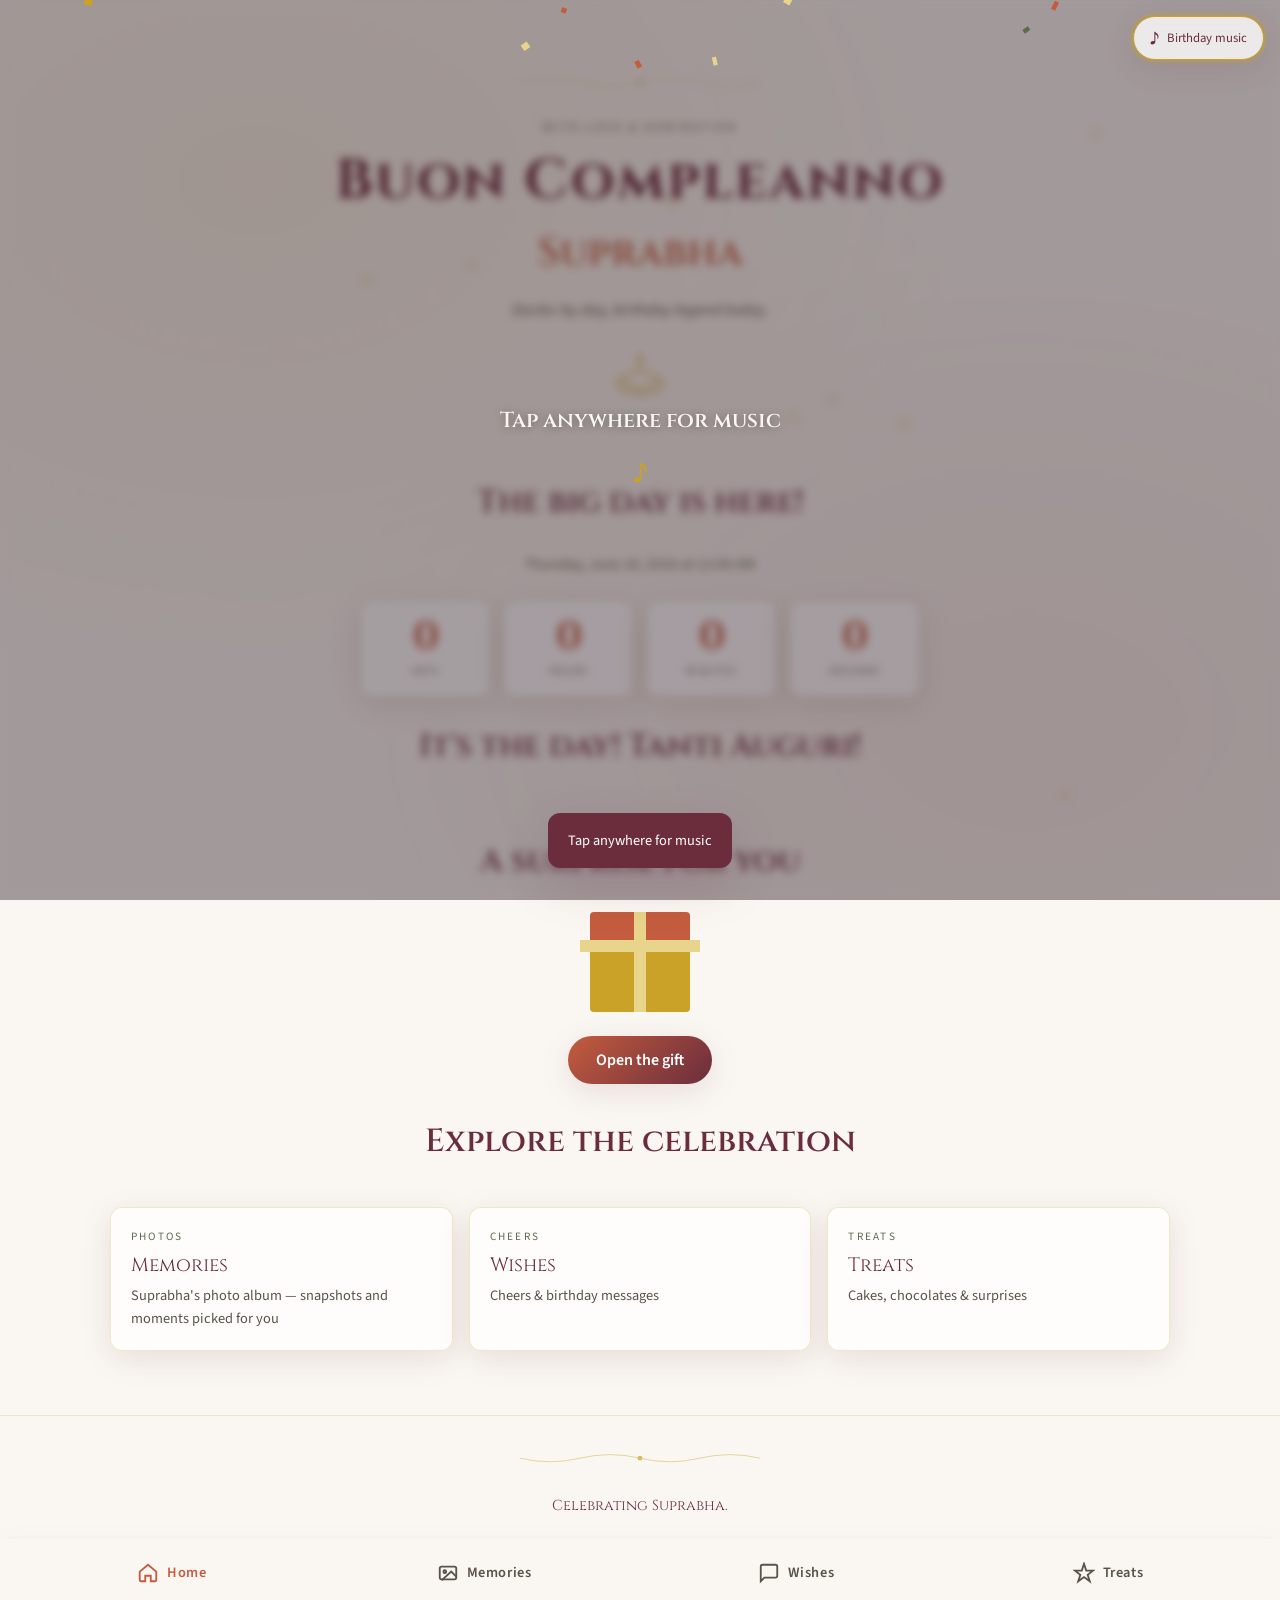
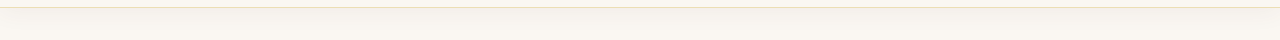
<file: index.html>
<!DOCTYPE html>
<html lang="en">
<head>
  <meta charset="UTF-8">
  <meta name="viewport" content="width=device-width, initial-scale=1.0, viewport-fit=cover">
  <meta name="description" content="Buon Compleanno — an Italian-style birthday celebration for our brilliant doctor">
  <title>Buon Compleanno — Home</title>
  <link rel="icon" href="assets/favicon.svg" type="image/svg+xml">
  <link rel="preconnect" href="https://fonts.googleapis.com">
  <link rel="preconnect" href="https://fonts.gstatic.com" crossorigin>
  <link href="https://fonts.googleapis.com/css2?family=Cinzel:wght@400;600;700&family=Source+Sans+3:ital,wght@0,300;0,400;0,600;1,400&display=swap" rel="stylesheet">
  <link rel="stylesheet" href="css/styles.css">
  <link rel="stylesheet" href="css/animations.css">
</head>
<body data-page="home">
  <div class="texture" aria-hidden="true"></div>
  <div class="festive-field" id="festive-field" aria-hidden="true"></div>
  <canvas id="confetti-canvas" aria-hidden="true"></canvas>

  <header class="hero" id="hero">
    <div class="laurel-divider laurel-divider--top hero-laurel" aria-hidden="true">
      <svg viewBox="0 0 400 24" xmlns="http://www.w3.org/2000/svg">
        <path d="M0 12 Q50 0 100 12 T200 12 T300 12 T400 12" fill="none" stroke="currentColor" stroke-width="1"/>
        <circle cx="200" cy="12" r="4" fill="currentColor"/>
      </svg>
    </div>

    <p class="hero__eyebrow hero-enter" id="hero-eyebrow" style="--enter-i: 0">With love & admiration</p>
    <h1 class="hero__title hero-enter" style="--enter-i: 1">Buon Compleanno</h1>
    <p class="hero__name hero-enter" id="recipient-name" style="--enter-i: 2">Nome</p>
    <p class="hero__subtitle hero-enter" id="hero-subtitle" style="--enter-i: 3">Doctor by day, birthday legend today.</p>

    <div class="hero__icon hero-enter" style="--enter-i: 4" aria-hidden="true">
      <svg viewBox="0 0 64 64" xmlns="http://www.w3.org/2000/svg" class="cap-icon">
        <path d="M8 36 L32 24 L56 36 L32 48 Z" fill="none" stroke="currentColor" stroke-width="2" stroke-linejoin="round"/>
        <path d="M56 36 L56 44 C56 48 44 52 32 52 C20 52 8 48 8 44 L8 36" fill="none" stroke="currentColor" stroke-width="2"/>
        <line x1="32" y1="24" x2="32" y2="12" stroke="currentColor" stroke-width="2"/>
        <circle cx="32" cy="10" r="3" fill="currentColor"/>
      </svg>
    </div>
  </header>

  <main>
    <section class="countdown-section reveal" aria-labelledby="countdown-heading">
      <h2 id="countdown-heading" class="section-title">The big day is coming</h2>
      <p class="countdown__date" id="countdown-date"></p>

      <div class="countdown countdown--enter" id="countdown" aria-live="polite" aria-atomic="true">
        <div class="countdown__unit countdown__unit--enter" style="--enter-i: 0">
          <span class="countdown__value" id="days">--</span>
          <span class="countdown__label">Days</span>
        </div>
        <div class="countdown__unit countdown__unit--enter" style="--enter-i: 1">
          <span class="countdown__value" id="hours">--</span>
          <span class="countdown__label">Hours</span>
        </div>
        <div class="countdown__unit countdown__unit--enter" style="--enter-i: 2">
          <span class="countdown__value" id="minutes">--</span>
          <span class="countdown__label">Minutes</span>
        </div>
        <div class="countdown__unit countdown__unit--enter" style="--enter-i: 3">
          <span class="countdown__value" id="seconds">--</span>
          <span class="countdown__label">Seconds</span>
        </div>
      </div>

      <p class="countdown__message" id="countdown-message" hidden></p>
    </section>

    <section class="gift-section reveal" aria-labelledby="gift-heading">
      <h2 id="gift-heading" class="section-title">A surprise for you</h2>
      <div class="gift-box" id="gift-box">
        <div class="gift-box__lid" aria-hidden="true"></div>
        <div class="gift-box__ribbon-v" aria-hidden="true"></div>
        <div class="gift-box__ribbon-h" aria-hidden="true"></div>
        <div class="gift-box__body" aria-hidden="true"></div>
        <span class="gift-box__sparkle" aria-hidden="true">✨</span>
      </div>
      <button type="button" class="btn" id="gift-btn">Open the gift</button>
      <p class="gift-message" id="gift-message" hidden></p>
    </section>

    <section class="quick-nav-section" aria-labelledby="explore-heading">
      <h2 id="explore-heading" class="section-title reveal">Explore the celebration</h2>
      <div class="quick-nav" id="quick-nav"></div>
    </section>
  </main>

  <div id="site-footer"></div>

  <script src="js/config.js"></script>
  <script src="js/animations.js"></script>
  <script src="js/audio.js"></script>
  <script src="js/gate.js"></script>
  <script src="js/shared.js"></script>
  <script src="js/gift-reveal.js"></script>
  <script src="js/main.js"></script>
</body>
</html>
</file>
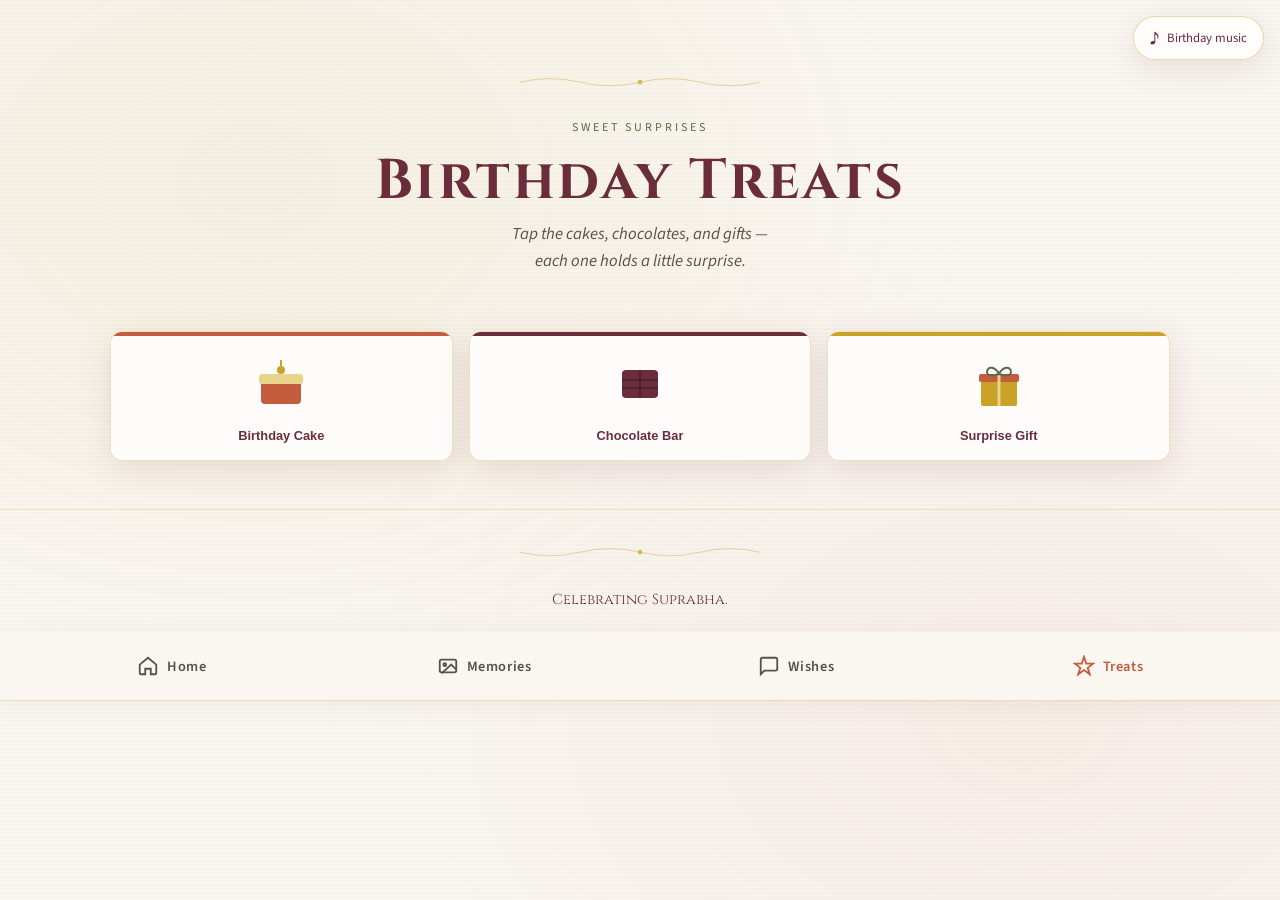
<file: fun.html>
<!DOCTYPE html>
<html lang="en">
<head>
  <meta charset="UTF-8">
  <meta name="viewport" content="width=device-width, initial-scale=1.0, viewport-fit=cover">
  <meta name="description" content="Treats — tap cakes, chocolates, and gifts for birthday surprises">
  <title>Birthday Treats</title>
  <link rel="icon" href="assets/favicon.svg" type="image/svg+xml">
  <link rel="preconnect" href="https://fonts.googleapis.com">
  <link rel="preconnect" href="https://fonts.gstatic.com" crossorigin>
  <link href="https://fonts.googleapis.com/css2?family=Cinzel:wght@400;600;700&family=Source+Sans+3:ital,wght@0,300;0,400;0,600;1,400&display=swap" rel="stylesheet">
  <link rel="stylesheet" href="css/styles.css">
  <link rel="stylesheet" href="css/animations.css">
</head>
<body data-page="fun">
  <div class="texture" aria-hidden="true"></div>
  <div class="balloon-field" id="balloon-field" aria-hidden="true"></div>
  <canvas id="confetti-canvas" aria-hidden="true"></canvas>

  <header class="page-hero">
    <div class="laurel-divider" aria-hidden="true">
      <svg viewBox="0 0 400 24" xmlns="http://www.w3.org/2000/svg">
        <path d="M0 12 Q50 0 100 12 T200 12 T300 12 T400 12" fill="none" stroke="currentColor" stroke-width="1"/>
        <circle cx="200" cy="12" r="4" fill="currentColor"/>
      </svg>
    </div>
    <p class="page-hero__eyebrow">Sweet surprises</p>
    <h1 class="page-hero__title">Birthday Treats</h1>
    <p class="page-hero__subtitle">Tap the cakes, chocolates, and gifts — each one holds a little surprise.</p>
  </header>

  <main>
    <section aria-labelledby="treats-heading">
      <h2 id="treats-heading" class="visually-hidden">Interactive treats</h2>
      <div class="treats-grid" id="treats-grid"></div>
    </section>
  </main>

  <div id="site-footer"></div>

  <script src="js/config.js"></script>
  <script src="js/animations.js"></script>
  <script src="js/audio.js"></script>
  <script src="js/gate.js"></script>
  <script src="js/shared.js"></script>
  <script src="js/treat-reveal.js"></script>
  <script src="js/photo-puzzle.js"></script>
  <script src="js/fun.js"></script>
</body>
</html>
</file>
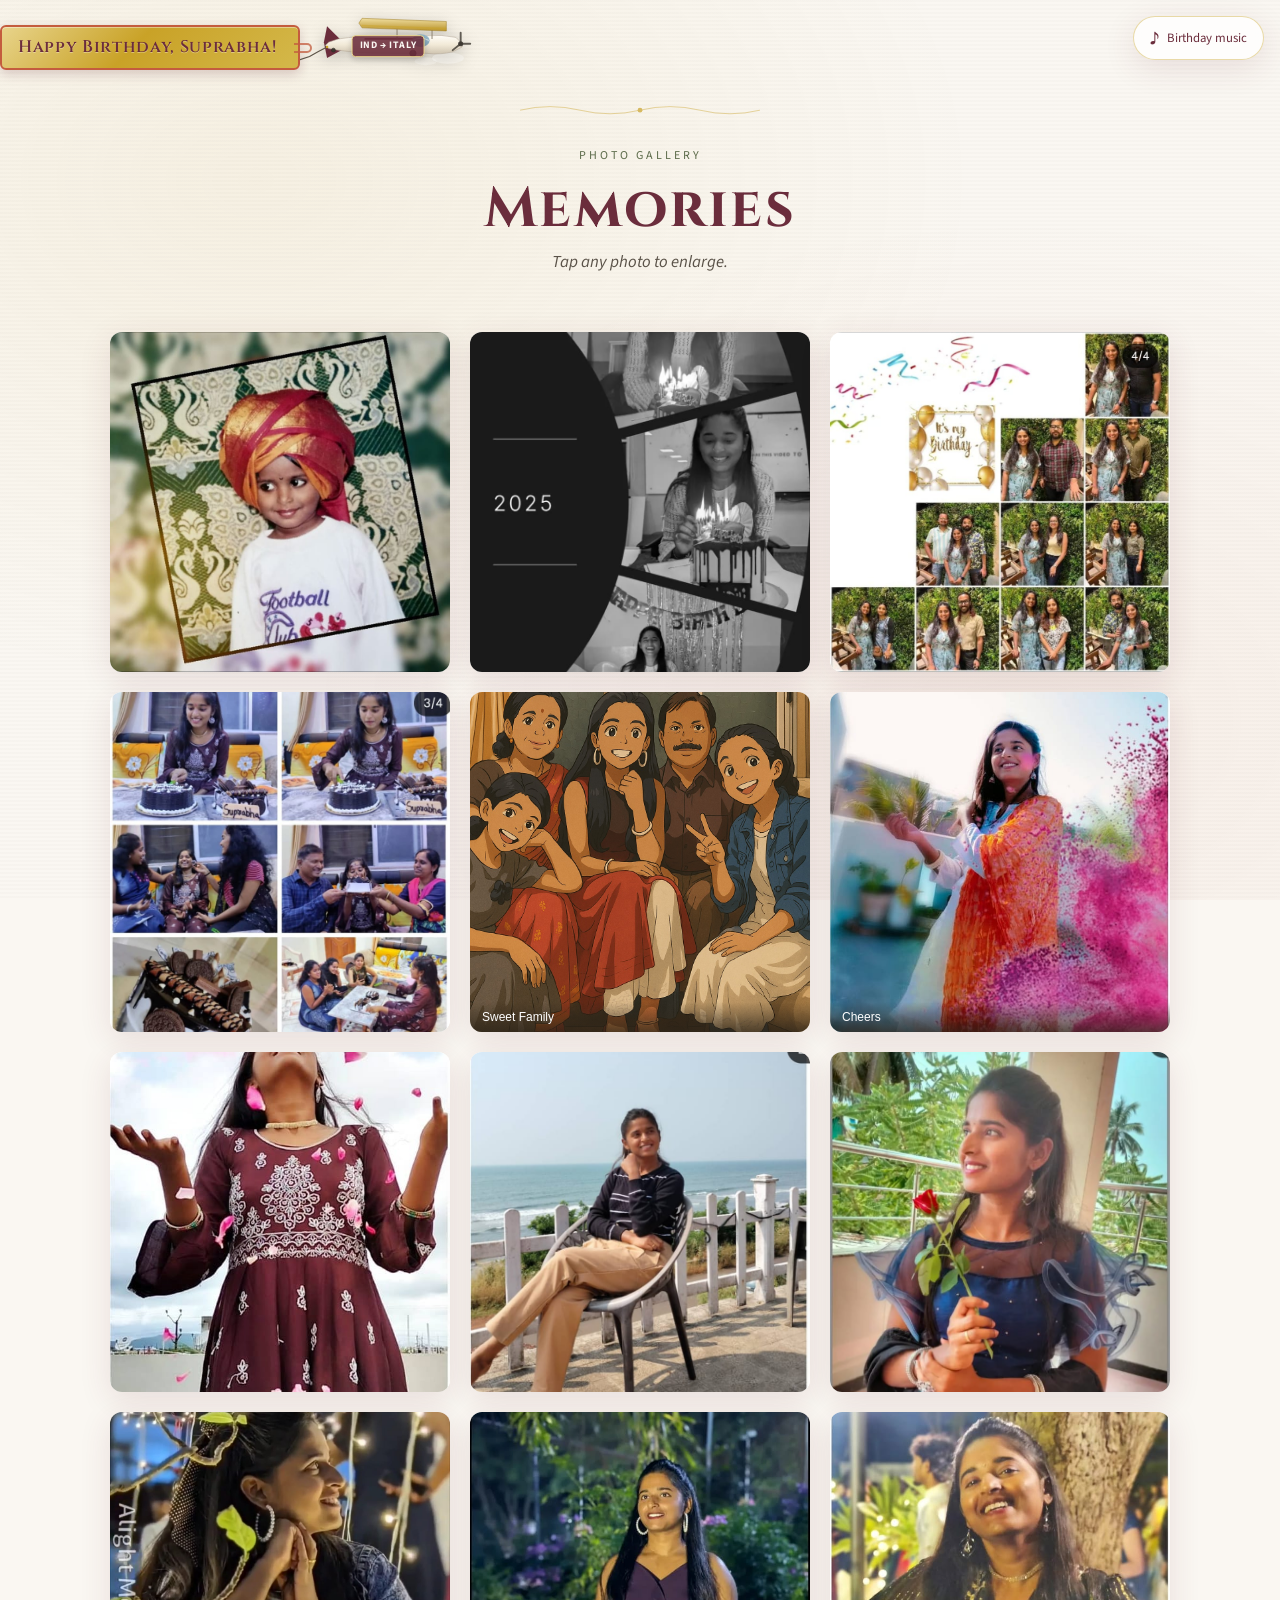
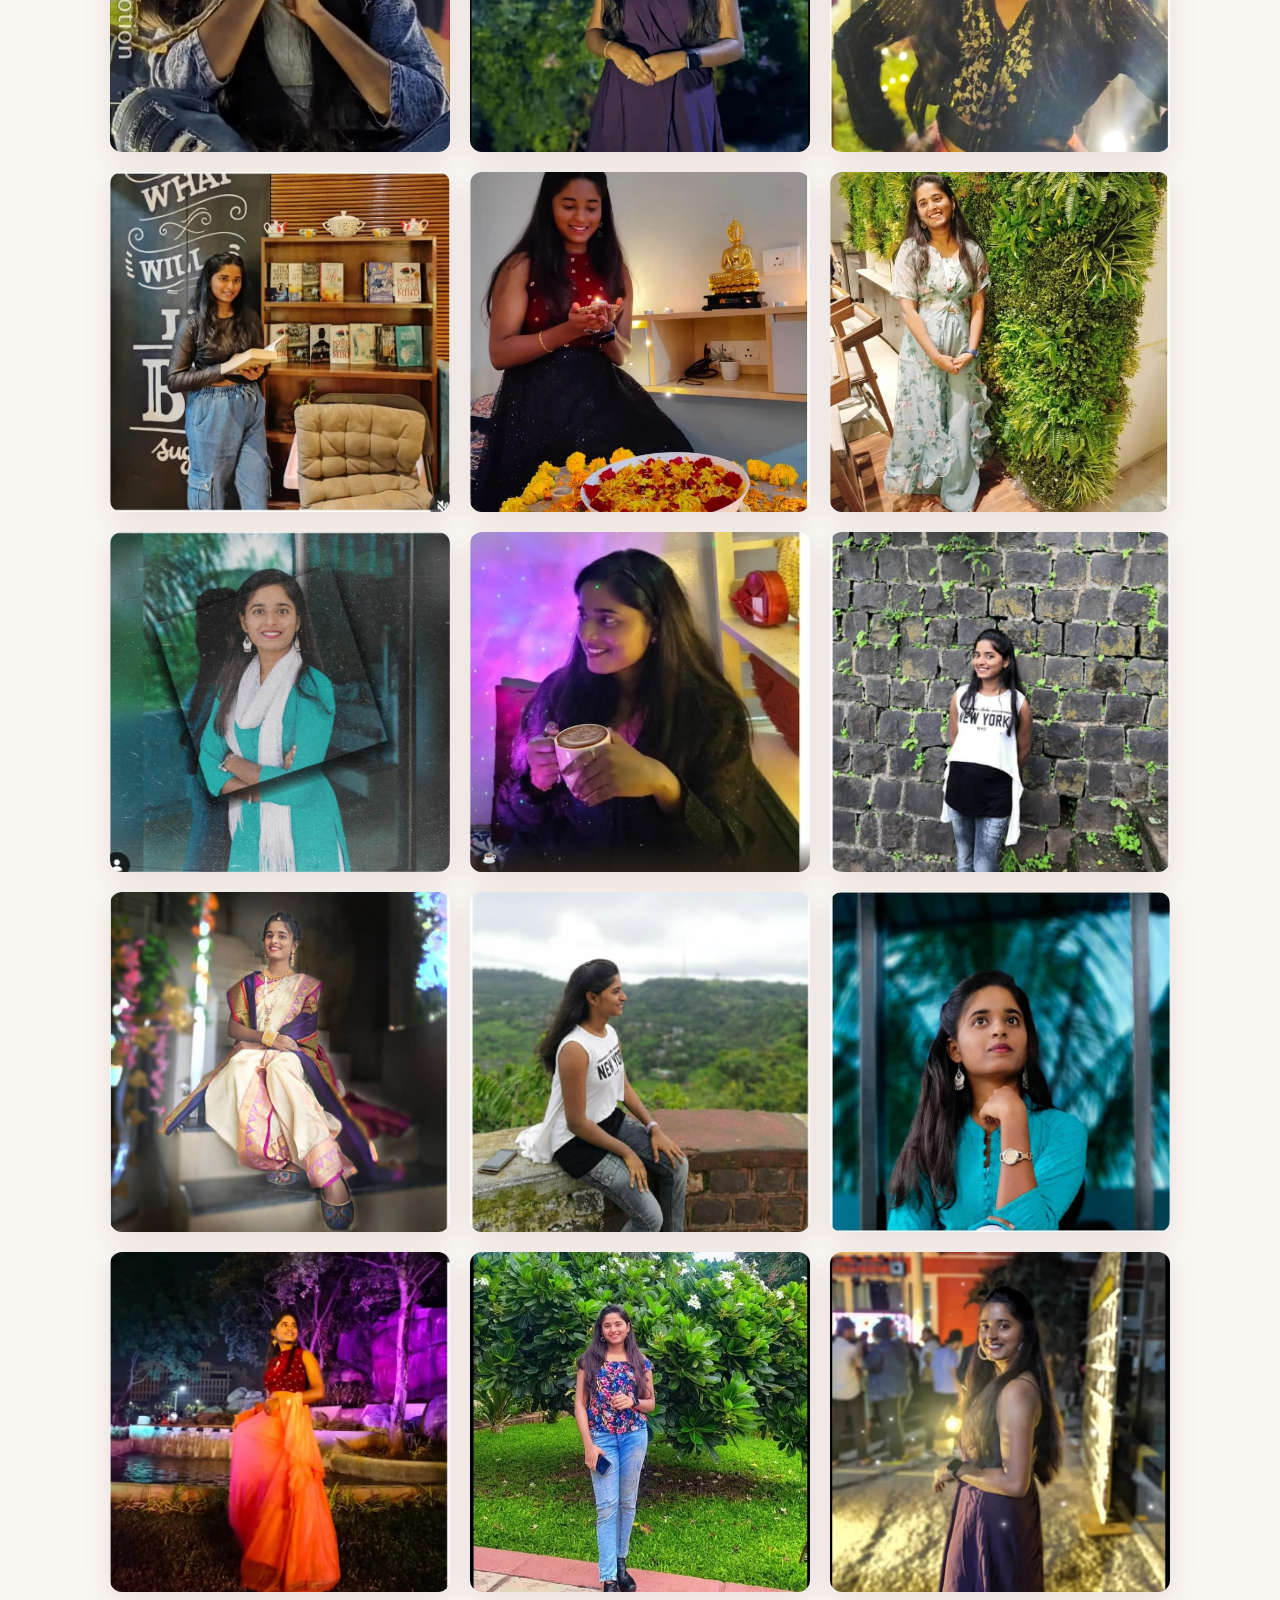
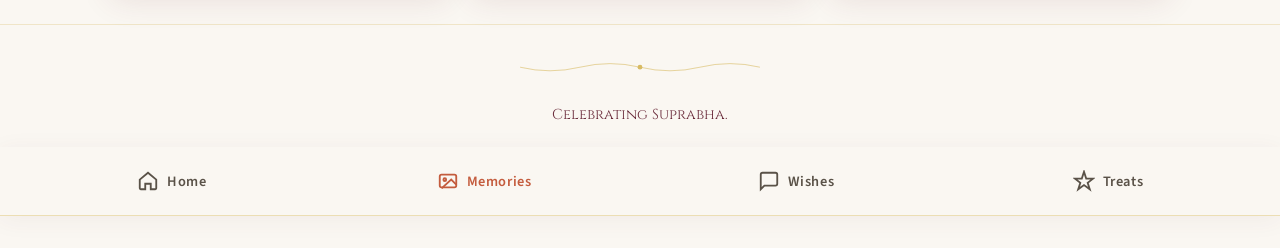
<file: gallery.html>
<!DOCTYPE html>
<html lang="en">
<head>
  <meta charset="UTF-8">
  <meta name="viewport" content="width=device-width, initial-scale=1.0, viewport-fit=cover">
  <meta name="description" content="Memories — photo gallery for our birthday celebration">
  <title>Memories — Gallery</title>
  <link rel="icon" href="assets/favicon.svg" type="image/svg+xml">
  <link rel="preconnect" href="https://fonts.googleapis.com">
  <link rel="preconnect" href="https://fonts.gstatic.com" crossorigin>
  <link href="https://fonts.googleapis.com/css2?family=Cinzel:wght@400;600;700&family=Source+Sans+3:ital,wght@0,300;0,400;0,600;1,400&display=swap" rel="stylesheet">
  <link rel="stylesheet" href="css/styles.css">
  <link rel="stylesheet" href="css/animations.css">
</head>
<body data-page="gallery">
  <div class="texture" aria-hidden="true"></div>

  <header class="page-hero" id="gallery-hero">
    <div class="laurel-divider" aria-hidden="true">
      <svg viewBox="0 0 400 24" xmlns="http://www.w3.org/2000/svg">
        <path d="M0 12 Q50 0 100 12 T200 12 T300 12 T400 12" fill="none" stroke="currentColor" stroke-width="1"/>
        <circle cx="200" cy="12" r="4" fill="currentColor"/>
      </svg>
    </div>
    <p class="page-hero__eyebrow">Photo gallery</p>
    <h1 class="page-hero__title">Memories</h1>
    <p class="page-hero__subtitle">Tap any photo to enlarge.</p>
  </header>

  <main>
    <section aria-labelledby="gallery-heading">
      <h2 id="gallery-heading" class="visually-hidden">Photo gallery</h2>
      <p class="gallery-empty reveal" id="gallery-empty" hidden>Photos coming soon.</p>
      <div class="gallery-grid" id="gallery-grid"></div>
    </section>
  </main>

  <div id="site-footer"></div>

  <script src="js/config.js"></script>
  <script src="js/animations.js"></script>
  <script src="js/audio.js"></script>
  <script src="js/gate.js"></script>
  <script src="js/shared.js"></script>
  <script src="js/airplane-banner.js"></script>
  <script src="js/gallery.js"></script>
</body>
</html>
</file>
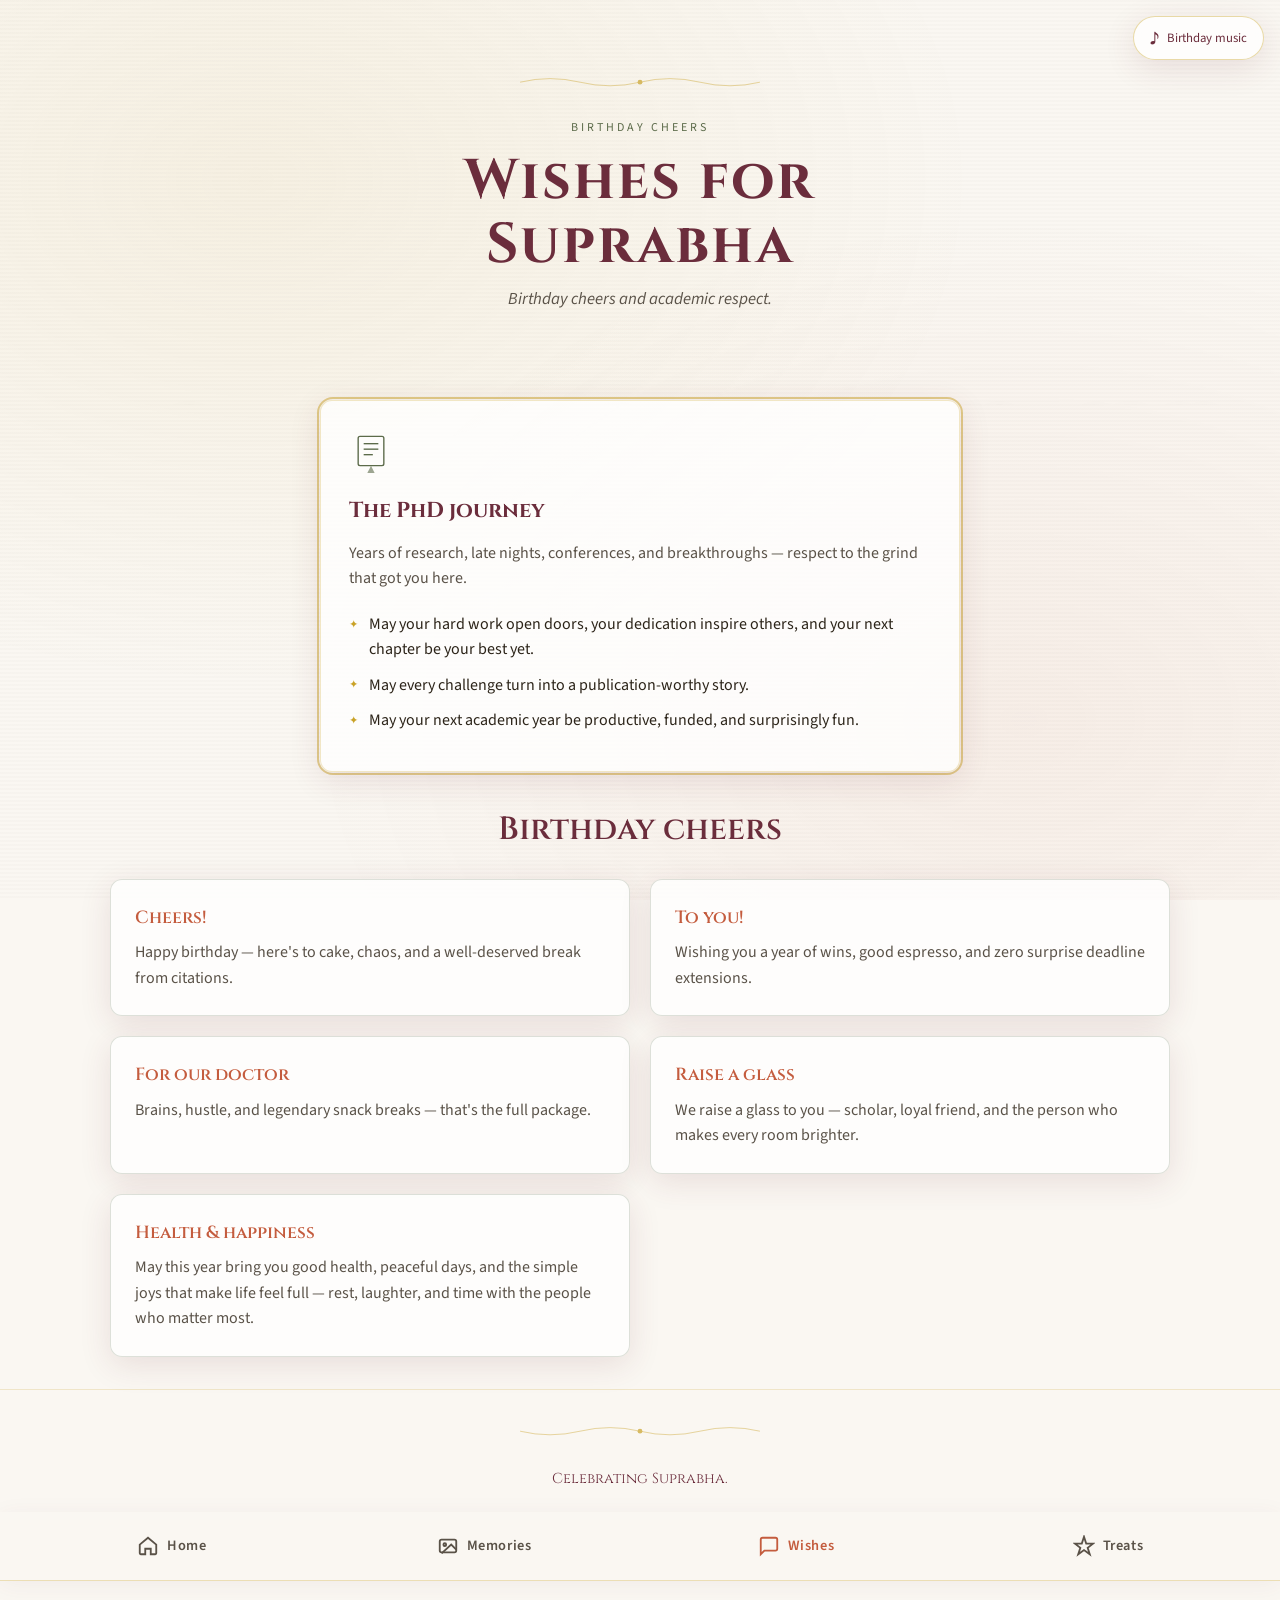
<file: wishes.html>
<!DOCTYPE html>
<html lang="en">
<head>
  <meta charset="UTF-8">
  <meta name="viewport" content="width=device-width, initial-scale=1.0, viewport-fit=cover">
  <meta name="description" content="Birthday wishes — cheers and academic respect">
  <title>Birthday Wishes</title>
  <link rel="icon" href="assets/favicon.svg" type="image/svg+xml">
  <link rel="preconnect" href="https://fonts.googleapis.com">
  <link rel="preconnect" href="https://fonts.gstatic.com" crossorigin>
  <link href="https://fonts.googleapis.com/css2?family=Cinzel:wght@400;600;700&family=Source+Sans+3:ital,wght@0,300;0,400;0,600;1,400&display=swap" rel="stylesheet">
  <link rel="stylesheet" href="css/styles.css">
  <link rel="stylesheet" href="css/animations.css">
</head>
<body data-page="wishes">
  <div class="texture" aria-hidden="true"></div>
  <div class="wish-balloon-field" id="wish-balloon-field" aria-hidden="true"></div>
  <canvas id="confetti-canvas" aria-hidden="true"></canvas>

  <header class="page-hero page-hero--wishes">
    <div class="laurel-divider" aria-hidden="true">
      <svg viewBox="0 0 400 24" xmlns="http://www.w3.org/2000/svg">
        <path d="M0 12 Q50 0 100 12 T200 12 T300 12 T400 12" fill="none" stroke="currentColor" stroke-width="1"/>
        <circle cx="200" cy="12" r="4" fill="currentColor"/>
      </svg>
    </div>
    <p class="page-hero__eyebrow">Birthday cheers</p>
    <h1 class="page-hero__title">Wishes for <span data-recipient>Nome</span></h1>
    <p class="page-hero__subtitle">Birthday cheers and academic respect.</p>
  </header>

  <main>
    <section class="phd-section reveal" aria-labelledby="phd-heading">
      <div class="phd-card">
        <div class="phd-card__border" aria-hidden="true"></div>
        <div class="phd-card__content">
          <div class="phd-card__icon" aria-hidden="true">
            <svg viewBox="0 0 48 48" xmlns="http://www.w3.org/2000/svg">
              <rect x="10" y="8" width="28" height="32" rx="2" fill="none" stroke="currentColor" stroke-width="1.5"/>
              <line x1="16" y1="16" x2="32" y2="16" stroke="currentColor" stroke-width="1.5"/>
              <line x1="16" y1="22" x2="32" y2="22" stroke="currentColor" stroke-width="1.5"/>
              <line x1="16" y1="28" x2="26" y2="28" stroke="currentColor" stroke-width="1.5"/>
              <path d="M24 40 L20 48 L28 48 Z" fill="currentColor" opacity="0.6"/>
            </svg>
          </div>
          <h2 id="phd-heading" class="phd-card__title">The PhD journey</h2>
          <p class="phd-card__text" id="phd-tribute"></p>
          <ul class="phd-card__wishes" id="phd-wishes"></ul>
        </div>
      </div>
    </section>

    <section class="wishes-section" aria-labelledby="wishes-heading">
      <h2 id="wishes-heading" class="section-title reveal">Birthday cheers</h2>
      <div class="wishes-grid" id="wishes-grid"></div>
    </section>
  </main>

  <div id="site-footer"></div>

  <script src="js/config.js"></script>
  <script src="js/animations.js"></script>
  <script src="js/audio.js"></script>
  <script src="js/gate.js"></script>
  <script src="js/shared.js"></script>
  <script src="js/wishes.js"></script>
</body>
</html>
</file>
<file: css/styles.css>
:root {
  --cream: #faf7f2;
  --terracotta: #c45c3e;
  --olive: #5c6b4a;
  --wine: #6b2d3c;
  --gold: #c9a227;
  --gold-light: #e8d48b;
  --text: #2c2419;
  --text-muted: #5a5248;
  --card-bg: rgba(255, 255, 255, 0.78);
  --shadow: 0 8px 32px rgba(107, 45, 60, 0.12);
  --shadow-hover: 0 16px 48px rgba(107, 45, 60, 0.18);
  --font-display: "Cinzel", "Times New Roman", serif;
  --font-body: "Source Sans 3", system-ui, sans-serif;
  --radius: 12px;
  --transition: 0.35s cubic-bezier(0.4, 0, 0.2, 1);
  --nav-height: 64px;
  --safe-bottom: env(safe-area-inset-bottom, 0px);
}

*,
*::before,
*::after {
  box-sizing: border-box;
  margin: 0;
  padding: 0;
}

[hidden] {
  display: none !important;
}

html {
  scroll-behavior: smooth;
}

@media (prefers-reduced-motion: reduce) {
  html { scroll-behavior: auto; }
}

body {
  font-family: var(--font-body);
  font-size: 1rem;
  line-height: 1.6;
  color: var(--text);
  background: var(--cream);
  min-height: 100vh;
  overflow-x: hidden;
  padding-bottom: calc(var(--nav-height) + var(--safe-bottom) + 1rem);
}

body.page-enter {
  animation: pageFadeIn 0.6s ease;
}

body.lightbox-open {
  overflow: hidden;
}

body.gift-reveal-open {
  overflow: hidden;
}

.texture {
  position: fixed;
  inset: 0;
  pointer-events: none;
  z-index: 0;
  background:
    radial-gradient(ellipse at 20% 20%, rgba(201, 162, 39, 0.08) 0%, transparent 50%),
    radial-gradient(ellipse at 80% 80%, rgba(196, 92, 62, 0.06) 0%, transparent 50%),
    repeating-linear-gradient(0deg, transparent, transparent 2px, rgba(44, 36, 25, 0.015) 2px, rgba(44, 36, 25, 0.015) 4px);
}

#confetti-canvas {
  position: fixed;
  inset: 0;
  width: 100%;
  height: 100%;
  pointer-events: none;
  z-index: 1000;
}

.balloon-field,
.wish-balloon-field {
  position: fixed;
  inset: 0;
  z-index: 0;
  overflow: hidden;
}

.balloon-field {
  pointer-events: none;
}

.wish-balloon-field {
  pointer-events: none;
  height: 45vh;
  bottom: auto;
}

.wish-balloon-field .wish-balloon {
  pointer-events: auto;
}

/* Navigation — mobile bottom bar */
.site-nav {
  position: fixed;
  bottom: 0;
  left: 0;
  right: 0;
  z-index: 900;
  display: flex;
  justify-content: space-around;
  align-items: stretch;
  height: calc(var(--nav-height) + var(--safe-bottom));
  padding-bottom: var(--safe-bottom);
  background: rgba(250, 247, 242, 0.95);
  border-top: 1px solid rgba(201, 162, 39, 0.3);
  backdrop-filter: blur(12px);
  box-shadow: 0 -4px 24px rgba(107, 45, 60, 0.08);
}

.site-nav__link {
  display: flex;
  flex-direction: column;
  align-items: center;
  justify-content: center;
  gap: 0.2rem;
  flex: 1;
  min-height: 44px;
  padding: 0.5rem;
  text-decoration: none;
  color: var(--text-muted);
  font-size: 0.7rem;
  font-weight: 600;
  letter-spacing: 0.04em;
  transition: color var(--transition);
}

.site-nav__link--active {
  color: var(--terracotta);
}

.site-nav__icon {
  display: flex;
  line-height: 0;
}

/* Music toggle */
.music-toggle {
  position: fixed;
  top: 1rem;
  right: 1rem;
  z-index: 850;
  display: flex;
  align-items: center;
  gap: 0.5rem;
  min-height: 44px;
  padding: 0.5rem 1rem;
  border: 1px solid rgba(201, 162, 39, 0.4);
  border-radius: 999px;
  background: var(--card-bg);
  backdrop-filter: blur(8px);
  color: var(--wine);
  font-family: var(--font-body);
  font-size: 0.8rem;
  cursor: pointer;
  box-shadow: var(--shadow);
  transition: transform var(--transition), box-shadow var(--transition);
}

body.birthday-gate--active .music-toggle{
	z-index: 2100;
}

.music-toggle:hover {
  transform: scale(1.03);
  box-shadow: var(--shadow-hover);
}

.music-toggle:focus-visible {
  outline: 2px solid var(--gold);
  outline-offset: 2px;
}

.music-toggle--playing {
  border-color: var(--terracotta);
  color: var(--terracotta);
}

.music-toggle--playing .music-toggle__icon {
  animation: musicPulse 1s ease infinite;
}

.music-toggle--unavailable {
  opacity: 0.7;
}

.music-toggle--awaiting-gesture {
  animation: musicButtonPulse 1.2s ease-in-out infinite;
  border-color: var(--gold);
  box-shadow: 0 0 0 3px rgba(201, 162, 39, 0.35), var(--shadow);
}

.music-prompt {
  position: fixed;
  inset: 0;
  z-index: 800;
  display: flex;
  flex-direction: column;
  align-items: center;
  justify-content: center;
  gap: 0.75rem;
  padding: 2rem;
  background: rgba(43, 28, 36, 0.42);
  backdrop-filter: blur(4px);
  pointer-events: none;
  animation: musicPromptFadeIn 0.5s ease;
}

.music-prompt__text {
  margin: 0;
  max-width: 18rem;
  font-family: var(--font-display);
  font-size: clamp(1.1rem, 4vw, 1.35rem);
  font-weight: 600;
  color: var(--cream);
  text-align: center;
  text-shadow: 0 1px 8px rgba(0, 0, 0, 0.35);
}

.music-prompt__hint {
  margin: 0;
  font-size: 1.75rem;
  color: var(--gold);
  animation: musicPulse 1.2s ease infinite;
}

.music-toggle__icon {
  font-size: 1.1rem;
}

@media (max-width: 480px) {
  .music-toggle__label {
    display: none;
  }
  .music-toggle {
    padding: 0.6rem;
    border-radius: 50%;
    width: 44px;
    height: 44px;
    justify-content: center;
  }

  .photo-puzzle {
    width: min(100%, 280px);
  }
}

/* Hero */
.hero {
  position: relative;
  z-index: 1;
  text-align: center;
  padding: 4.5rem 1.25rem 2rem;
  max-width: 800px;
  margin: 0 auto;
}

.page-hero {
  position: relative;
  z-index: 1;
  text-align: center;
  padding: 4.5rem 1.25rem 2rem;
  max-width: 700px;
  margin: 0 auto;
}

.laurel-divider {
  color: var(--gold);
  opacity: 0.7;
  max-width: 240px;
  margin: 0 auto 1.25rem;
}

.laurel-divider svg { width: 100%; height: auto; }
.laurel-divider--bottom { margin: 0 auto 1.25rem; }

.hero__eyebrow,
.page-hero__eyebrow {
  font-size: 0.75rem;
  letter-spacing: 0.25em;
  text-transform: uppercase;
  color: var(--olive);
  margin-bottom: 0.75rem;
}

.hero__title,
.page-hero__title {
  font-family: var(--font-display);
  font-size: clamp(2rem, 9vw, 3.5rem);
  font-weight: 700;
  color: var(--wine);
  letter-spacing: 0.04em;
  line-height: 1.15;
  margin-bottom: 0.5rem;
}

.hero__name {
  font-family: var(--font-display);
  font-size: clamp(1.5rem, 6vw, 2.5rem);
  font-weight: 600;
  color: var(--terracotta);
  margin-bottom: 0.75rem;
}

.hero__subtitle,
.page-hero__subtitle {
  font-size: 1.05rem;
  font-style: italic;
  color: var(--text-muted);
  max-width: 34ch;
  margin: 0 auto 1.5rem;
}

.hero__icon { color: var(--gold); }
.cap-icon { width: 56px; height: 56px; opacity: 0.85; }

.hero-enter {
  opacity: 0;
  animation: heroEnter 0.65s ease-out both;
  animation-delay: calc(0.35s + var(--enter-i, 0) * 0.12s);
}

.hero-laurel {
  animation: heroLaurelFade 0.8s ease-out 0.15s both;
}

.hero__icon .cap-icon {
  animation: heroCapFloat 3s ease-in-out infinite;
  animation-delay: 1.2s;
}

.countdown--enter .countdown__unit--enter {
  animation: countdownUnitPop 0.5s ease-out both;
  animation-delay: calc(0.6s + var(--enter-i, 0) * 0.1s);
}

/* Main content */
main {
  position: relative;
  z-index: 1;
  max-width: 1100px;
  margin: 0 auto;
  padding: 0 1.25rem 2rem;
}

.section-title {
  font-family: var(--font-display);
  font-size: clamp(1.35rem, 5vw, 2rem);
  font-weight: 600;
  color: var(--wine);
  text-align: center;
  margin-bottom: 1.5rem;
}

.section-intro {
  text-align: center;
  color: var(--text-muted);
  max-width: 42ch;
  margin: -0.75rem auto 2rem;
  font-size: 0.95rem;
}

/* Countdown */
.countdown-section { text-align: center; padding: 2rem 0; }

.countdown__date {
  font-size: 0.95rem;
  color: var(--olive);
  margin-bottom: 1.5rem;
}

.countdown {
  display: grid;
  grid-template-columns: repeat(2, 1fr);
  gap: 0.75rem;
  max-width: 360px;
  margin: 0 auto;
}

.countdown__unit {
  display: flex;
  flex-direction: column;
  align-items: center;
  padding: 1rem;
  background: var(--card-bg);
  border: 1px solid rgba(201, 162, 39, 0.35);
  border-radius: var(--radius);
  box-shadow: var(--shadow);
  backdrop-filter: blur(8px);
}

.countdown__value {
  font-family: var(--font-display);
  font-size: clamp(1.75rem, 8vw, 2.5rem);
  font-weight: 700;
  color: var(--terracotta);
  line-height: 1;
  font-variant-numeric: tabular-nums;
}

.countdown__label {
  font-size: 0.65rem;
  text-transform: uppercase;
  letter-spacing: 0.12em;
  color: var(--text-muted);
  margin-top: 0.4rem;
}

.countdown__message {
  margin-top: 1.5rem;
  font-family: var(--font-display);
  font-size: clamp(1.25rem, 5vw, 2rem);
  font-weight: 600;
  color: var(--wine);
}

.countdown--finished .countdown__unit { opacity: 0.4; }
.countdown--error .countdown__unit { border-color: rgba(196, 92, 62, 0.5); }

/* Gift box */
.gift-section {
  text-align: center;
  padding: 2rem 0;
}

.gift-box {
  position: relative;
  width: 120px;
  height: 100px;
  margin: 0 auto 1.5rem;
  animation: giftBoxIdle 4s ease-in-out infinite;
}

.gift-box__lid {
  position: absolute;
  top: 0;
  left: 10px;
  width: 100px;
  height: 28px;
  background: var(--terracotta);
  border-radius: 4px 4px 0 0;
  transition: transform 0.6s cubic-bezier(0.4, 0, 0.2, 1);
  transform-origin: bottom center;
  z-index: 2;
}

.gift-box__body {
  position: absolute;
  bottom: 0;
  left: 10px;
  width: 100px;
  height: 72px;
  background: var(--gold);
  border-radius: 0 0 4px 4px;
}

.gift-box__ribbon-v,
.gift-box__ribbon-h {
  position: absolute;
  background: var(--gold-light);
  z-index: 3;
}

.gift-box__ribbon-v {
  width: 12px;
  height: 100%;
  left: 50%;
  transform: translateX(-50%);
}

.gift-box__ribbon-h {
  width: 100%;
  height: 12px;
  top: 28px;
}

.gift-box--open .gift-box__lid {
  transform: translateY(-40px) rotate(-25deg);
}

.gift-box--open {
  animation: none;
}

.gift-box__sparkle {
  position: absolute;
  top: -20px;
  left: 50%;
  transform: translateX(-50%);
  font-size: 1.5rem;
  opacity: 0;
  transition: opacity 0.4s ease 0.3s;
}

.gift-box--open .gift-box__sparkle { opacity: 1; }

.btn {
  display: inline-flex;
  align-items: center;
  justify-content: center;
  min-height: 48px;
  padding: 0.75rem 1.75rem;
  border: none;
  border-radius: 999px;
  background: linear-gradient(135deg, var(--terracotta), var(--wine));
  color: #fff;
  font-family: var(--font-body);
  font-size: 1rem;
  font-weight: 600;
  cursor: pointer;
  box-shadow: var(--shadow);
  transition: transform var(--transition), box-shadow var(--transition);
}

.btn:hover {
  transform: translateY(-2px);
  box-shadow: var(--shadow-hover);
}

.btn:focus-visible {
  outline: 2px solid var(--gold);
  outline-offset: 3px;
}

.gift-message {
  margin-top: 1.25rem;
  max-width: 36ch;
  margin-left: auto;
  margin-right: auto;
  font-style: italic;
  color: var(--wine);
  line-height: 1.5;
}

/* Gift reveal modal */
.gift-reveal {
  position: fixed;
  inset: 0;
  z-index: 900;
  display: flex;
  align-items: center;
  justify-content: center;
  padding: 1.5rem;
}

.gift-reveal__backdrop {
  position: absolute;
  inset: 0;
  background: rgba(43, 28, 36, 0.72);
  backdrop-filter: blur(6px);
  animation: giftRevealFadeIn 0.5s ease;
}

.gift-reveal__content {
  position: relative;
  z-index: 1;
  display: flex;
  flex-direction: column;
  align-items: center;
  gap: 1.25rem;
  max-width: 420px;
  width: 100%;
  text-align: center;
}

.gift-reveal__bouquet {
  width: min(280px, 75vw);
  filter: drop-shadow(0 16px 32px rgba(0, 0, 0, 0.35));
  animation: bouquetRise 0.9s cubic-bezier(0.34, 1.4, 0.64, 1) forwards;
}

.gift-reveal__bouquet-svg {
  width: 100%;
  height: auto;
  display: block;
}

.gift-reveal__message {
  margin: 0;
  max-width: 36ch;
  font-style: italic;
  font-size: 1.05rem;
  color: var(--cream);
  line-height: 1.55;
  text-shadow: 0 1px 4px rgba(0, 0, 0, 0.3);
  animation: giftRevealFadeIn 0.6s ease 0.4s both;
}

.gift-reveal__close {
  animation: giftRevealFadeIn 0.5s ease 0.7s both;
}

.bouquet-rose {
  transform-origin: center;
  animation: bouquetBloom 0.8s cubic-bezier(0.34, 1.4, 0.64, 1) both;
  animation-delay: calc(0.3s + var(--bloom-delay, 0s));
}

.bouquet-ribbon {
  animation: giftRevealFadeIn 0.5s ease 0.8s both;
}

/* Quick nav cards */
.quick-nav {
  display: grid;
  grid-template-columns: 1fr;
  gap: 1rem;
  padding: 1rem 0 2rem;
}

.quick-card {
  display: flex;
  flex-direction: column;
  gap: 0.25rem;
  padding: 1.25rem;
  background: var(--card-bg);
  border: 1px solid rgba(201, 162, 39, 0.25);
  border-radius: var(--radius);
  text-decoration: none;
  color: inherit;
  box-shadow: var(--shadow);
  transition: transform var(--transition), box-shadow var(--transition);
}

.quick-card:hover {
  transform: translateY(-4px);
  box-shadow: var(--shadow-hover);
}

.quick-card__accent {
  font-size: 0.7rem;
  letter-spacing: 0.2em;
  text-transform: uppercase;
  color: var(--olive);
}

.quick-card__title {
  font-family: var(--font-display);
  font-size: 1.2rem;
  color: var(--wine);
}

.quick-card__desc {
  font-size: 0.9rem;
  color: var(--text-muted);
}

/* PhD card */
.phd-section { padding: 2rem 0; }

.phd-card {
  position: relative;
  max-width: 640px;
  margin: 0 auto;
}

.phd-card__border {
  position: absolute;
  inset: -3px;
  border: 2px solid var(--gold);
  border-radius: calc(var(--radius) + 4px);
  opacity: 0.5;
  pointer-events: none;
}

.phd-card__content {
  position: relative;
  background: var(--card-bg);
  border-radius: var(--radius);
  padding: 1.75rem;
  box-shadow: var(--shadow);
  border: 1px solid rgba(201, 162, 39, 0.25);
}

.phd-card__icon { color: var(--olive); margin-bottom: 0.75rem; }
.phd-card__icon svg { width: 44px; height: 44px; }

.phd-card__title {
  font-family: var(--font-display);
  font-size: 1.35rem;
  color: var(--wine);
  margin-bottom: 0.75rem;
}

.phd-card__text {
  color: var(--text-muted);
  margin-bottom: 1.25rem;
}

.phd-card__wishes { list-style: none; }

.phd-card__wishes li {
  position: relative;
  padding-left: 1.25rem;
  margin-bottom: 0.6rem;
}

.phd-card__wishes li::before {
  content: "✦";
  position: absolute;
  left: 0;
  color: var(--gold);
  font-size: 0.7rem;
  top: 0.35em;
}

/* Wishes grid */
.wishes-grid {
  display: grid;
  grid-template-columns: 1fr;
  gap: 1rem;
}

.page-hero--wishes {
  position: relative;
  z-index: 1;
}

.wish-card {
  background: var(--card-bg);
  border: 1px solid rgba(92, 107, 74, 0.2);
  border-radius: var(--radius);
  padding: 1.5rem;
  box-shadow: var(--shadow);
  transition: transform var(--transition), box-shadow var(--transition);
}

.wish-card:hover {
  transform: translateY(-4px);
  box-shadow: var(--shadow-hover);
}

.wish-card__accent {
  font-family: var(--font-display);
  font-size: 1.1rem;
  font-weight: 600;
  color: var(--terracotta);
  margin-bottom: 0.5rem;
}

.wish-card__text { color: var(--text-muted); }

/* Interactive wish balloons */
.wish-balloon {
  position: absolute;
  left: var(--balloon-x, 50%);
  bottom: -60px;
  width: 44px;
  height: 56px;
  padding: 0;
  border: none;
  background: none;
  cursor: pointer;
  animation: wishBalloonDrift var(--balloon-duration, 18s) var(--balloon-delay, 0s) ease-in-out infinite;
  filter: drop-shadow(0 4px 8px rgba(0, 0, 0, 0.12));
  transition: transform 0.3s ease, opacity 0.3s ease;
}

.wish-balloon__svg {
  width: 100%;
  height: auto;
  display: block;
}

.wish-balloon__motif {
  position: absolute;
  top: 28%;
  left: 50%;
  transform: translateX(-50%);
  font-size: 0.65rem;
  color: rgba(255, 255, 255, 0.85);
  z-index: 1;
  pointer-events: none;
}

.wish-balloon--popped {
  animation: none;
  opacity: 0;
  transform: scale(1.4);
  pointer-events: none;
}

/* Airplane banner (Memories / gallery page) */
body[data-page="gallery"] #gallery-hero {
  padding-top: 5.75rem;
}

body[data-page="gallery"] .airplane-banner {
  position: fixed;
  top: env(safe-area-inset-top, 0);
  left: 0;
  right: 0;
  width: 100%;
  height: 90px;
  overflow: hidden;
  pointer-events: none;
  z-index: 3;
}

.airplane-banner__flyer {
  position: absolute;
  top: 4px;
  left: 0;
  display: flex;
  align-items: flex-end;
  gap: 0;
  white-space: nowrap;
  animation: planeFly 30s ease-in-out infinite;
  will-change: transform;
}

.airplane-banner__plane-wrap {
  position: relative;
  flex-shrink: 0;
}

.airplane-banner__plane-wrap .airplane-banner__scene {
  width: 140px;
  height: auto;
  flex-shrink: 0;
  transform: scaleX(-1);
  filter: drop-shadow(0 4px 8px rgba(0, 0, 0, 0.2));
}

.airplane-banner__journey {
  position: absolute;
  left: 50%;
  top: 58%;
  transform: translate(-50%, -50%);
  padding: 0.12rem 0.45rem;
  border-radius: 4px;
  background: rgba(107, 45, 60, 0.88);
  border: 1px solid var(--gold-light);
  font-family: var(--font-body);
  font-size: 0.55rem;
  font-weight: 700;
  letter-spacing: 0.06em;
  text-transform: uppercase;
  color: var(--cream);
  white-space: nowrap;
  pointer-events: none;
  box-shadow: 0 2px 6px rgba(0, 0, 0, 0.2);
}

.airplane-banner__propeller {
  animation: propellerSpin 0.1s linear infinite;
  transform-origin: 18px 50px;
  transform-box: fill-box;
}

.airplane-banner__cloud {
  animation: cloudDrift 5s ease-in-out infinite;
}

.airplane-banner__cloud--2 {
  animation-delay: -1.6s;
}

.airplane-banner__ribbon {
  position: relative;
  display: flex;
  align-items: center;
  margin-bottom: 6px;
  background: linear-gradient(135deg, var(--gold-light) 0%, var(--gold) 45%, #d4b84a 100%);
  border: 2px solid var(--terracotta);
  border-radius: 6px;
  padding: 0.45rem 1.35rem 0.45rem 1rem;
  box-shadow: 0 4px 12px rgba(107, 45, 60, 0.22), inset 0 1px 0 rgba(255, 255, 255, 0.4);
  animation: bannerWave 3.5s ease-in-out infinite;
  transform-origin: right center;
}

.airplane-banner__ribbon-wave {
  position: absolute;
  right: -14px;
  left: auto;
  top: 50%;
  width: 18px;
  height: 10px;
  border: 2px solid var(--terracotta);
  border-left: none;
  border-radius: 0 10px 10px 0;
  transform: translateY(-50%);
  opacity: 0.75;
}

.airplane-banner__text {
  font-family: var(--font-display);
  font-size: 0.92rem;
  font-weight: 600;
  color: var(--wine);
  letter-spacing: 0.04em;
  text-shadow: 0 1px 0 rgba(255, 255, 255, 0.35);
}

@media (min-width: 768px) {
  body[data-page="gallery"] .airplane-banner {
    height: 96px;
  }

  body[data-page="gallery"] #gallery-hero {
    padding-top: 6.25rem;
  }

  .airplane-banner__plane-wrap .airplane-banner__scene {
    width: 175px;
  }

  .airplane-banner__journey {
    font-size: 0.62rem;
  }

  .airplane-banner__text {
    font-size: 1.05rem;
  }
}

/* Gallery */
.gallery-grid {
  display: grid;
  grid-template-columns: repeat(2, 1fr);
  gap: 0.75rem;
}

.gallery-item {
  position: relative;
  border: none;
  padding: 0;
  border-radius: var(--radius);
  overflow: hidden;
  cursor: pointer;
  background: var(--card-bg);
  box-shadow: var(--shadow);
  transition: transform var(--transition);
  aspect-ratio: 1;
}

.gallery-item:hover { transform: scale(1.02); }

.gallery-item:focus-visible {
  outline: 2px solid var(--gold);
  outline-offset: 2px;
}

.gallery-item__img {
  width: 100%;
  height: 100%;
  object-fit: cover;
  display: block;
}

.gallery-item__caption {
  position: absolute;
  bottom: 0;
  left: 0;
  right: 0;
  padding: 0.5rem 0.75rem;
  background: linear-gradient(transparent, rgba(44, 36, 25, 0.75));
  color: #fff;
  font-size: 0.75rem;
  text-align: left;
}

.gallery-item--missing {
  background: rgba(201, 162, 39, 0.12);
  border: 1px dashed rgba(201, 162, 39, 0.45);
}

.gallery-item__fallback {
  display: flex;
  align-items: center;
  justify-content: center;
  width: 100%;
  height: 100%;
  padding: 1rem;
  font-size: 0.8rem;
  color: var(--text-muted);
  text-align: center;
}

.gallery-empty {
  text-align: center;
  color: var(--text-muted);
  margin-bottom: 1.5rem;
  font-size: 0.95rem;
}

/* Lightbox */
.lightbox {
  position: fixed;
  inset: 0;
  z-index: 2000;
  display: flex;
  flex-direction: column;
  align-items: center;
  justify-content: center;
  padding: 1rem;
  background: rgba(44, 36, 25, 0.92);
  animation: fadeIn 0.3s ease;
}

.lightbox__img {
  max-width: 100%;
  max-height: 78vh;
  border-radius: var(--radius);
  object-fit: contain;
}

.lightbox--with-phrase .lightbox__img {
  max-height: 68vh;
}

.lightbox__phrase {
  color: #fff;
  margin-top: 1rem;
  max-width: 36ch;
  font-size: 1rem;
  line-height: 1.5;
  text-align: center;
  font-style: normal;
}

.lightbox__close {
  position: absolute;
  top: 1rem;
  right: 1rem;
  width: 44px;
  height: 44px;
  border: none;
  border-radius: 50%;
  background: rgba(255, 255, 255, 0.15);
  color: #fff;
  font-size: 1.75rem;
  cursor: pointer;
  line-height: 1;
}

.lightbox__nav {
  position: absolute;
  top: 50%;
  transform: translateY(-50%);
  width: 44px;
  height: 44px;
  border: none;
  border-radius: 50%;
  background: rgba(255, 255, 255, 0.15);
  color: #fff;
  font-size: 1.5rem;
  cursor: pointer;
}

.lightbox__nav--prev { left: 0.5rem; }
.lightbox__nav--next { right: 0.5rem; }

/* Treats */
.treats-grid {
  display: grid;
  grid-template-columns: repeat(2, 1fr);
  gap: 1rem;
  padding-bottom: 1rem;
}

@media (max-width: 767px) {
  .treats-grid .treat:last-child:nth-child(odd) {
    grid-column: 1 / -1;
    width: calc(50% - 0.5rem);
    justify-self: center;
  }
}

.treat {
  position: relative;
  display: flex;
  flex-direction: column;
  align-items: center;
  gap: 0.75rem;
  padding: 1.25rem 0.75rem 1rem;
  border: 1px solid rgba(201, 162, 39, 0.3);
  border-radius: var(--radius);
  background: var(--card-bg);
  box-shadow: var(--shadow);
  cursor: pointer;
  transition: transform var(--transition), box-shadow var(--transition), opacity var(--transition);
  min-height: 130px;
  overflow: hidden;
}

.treat::before {
  content: "";
  position: absolute;
  top: 0;
  left: 0;
  right: 0;
  height: 4px;
  background: var(--gold);
}

.treat--cake::before { background: var(--terracotta); }
.treat--chocolate::before { background: var(--wine); }
.treat--gift::before { background: var(--gold); }
.treat--balloon::before { background: var(--olive); }

.treat::after {
  content: "";
  position: absolute;
  inset: 0;
  background: linear-gradient(105deg, transparent 40%, rgba(232, 212, 139, 0.25) 50%, transparent 60%);
  transform: translateX(-120%);
  transition: transform 0.6s ease;
  pointer-events: none;
}

.treat:hover::after {
  transform: translateX(120%);
}

.treat:hover {
  transform: scale(1.04);
  box-shadow: var(--shadow-hover);
}

.treat--opened {
  opacity: 0.82;
}

.treat--opened:hover {
  transform: none;
}

.treat__badge {
  position: absolute;
  top: 0.5rem;
  right: 0.5rem;
  width: 20px;
  height: 20px;
  border-radius: 50%;
  background: var(--gold);
  opacity: 0;
  transform: scale(0);
  transition: opacity var(--transition), transform var(--transition);
}

.treat__badge::after {
  content: "✓";
  display: flex;
  align-items: center;
  justify-content: center;
  width: 100%;
  height: 100%;
  font-size: 0.65rem;
  font-weight: 700;
  color: var(--wine);
}

.treat--opened .treat__badge {
  opacity: 1;
  transform: scale(1);
}

.treat:focus-visible {
  outline: 2px solid var(--gold);
  outline-offset: 2px;
}

.treat__svg { width: 64px; height: 64px; }

.treat__label {
  font-size: 0.8rem;
  font-weight: 600;
  color: var(--wine);
  text-align: center;
}

body.treat-reveal-open {
  overflow: hidden;
}

/* Treat reveal modal */
.treat-reveal {
  position: fixed;
  inset: 0;
  z-index: 900;
  display: flex;
  align-items: flex-start;
  justify-content: center;
  overflow-y: auto;
  -webkit-overflow-scrolling: touch;
  padding: max(1rem, env(safe-area-inset-top, 0px)) 1rem
    max(1rem, env(safe-area-inset-bottom, 0px));
}

.treat-reveal__backdrop {
  position: absolute;
  inset: 0;
  background: rgba(43, 28, 36, 0.72);
  backdrop-filter: blur(6px);
  animation: giftRevealFadeIn 0.4s ease;
  cursor: pointer;
}

.treat-reveal__content {
  position: relative;
  z-index: 1;
  display: flex;
  flex-direction: column;
  align-items: center;
  gap: 0.75rem;
  max-width: 380px;
  width: 100%;
  text-align: center;
}

.treat-reveal__visual {
  width: min(200px, 55vw);
  min-height: 180px;
  display: flex;
  align-items: center;
  justify-content: center;
  animation: treatVisualRise 0.7s cubic-bezier(0.34, 1.4, 0.64, 1) forwards;
}

.treat-visual {
  width: 100%;
  height: auto;
  filter: drop-shadow(0 12px 24px rgba(0, 0, 0, 0.25));
}

.treat-reveal__accent {
  margin: 0;
  font-family: var(--font-display);
  font-size: 0.95rem;
  font-weight: 600;
  color: var(--gold-light);
  letter-spacing: 0.04em;
  animation: giftRevealFadeIn 0.5s ease 0.3s both;
}

.treat-reveal__title {
  margin: 0;
  font-family: var(--font-display);
  font-size: 1.25rem;
  color: var(--cream);
  animation: giftRevealFadeIn 0.5s ease 0.4s both;
}

.treat-reveal__message {
  margin: 0;
  max-width: 32ch;
  font-style: italic;
  font-size: 1rem;
  color: rgba(250, 247, 242, 0.92);
  line-height: 1.5;
  animation: giftRevealFadeIn 0.5s ease 0.5s both;
}

.treat-reveal__close {
  margin-top: 0.5rem;
  animation: giftRevealFadeIn 0.5s ease 0.65s both;
}

/* Voucher unlock (Chocolate Bar) */
.treat-reveal--voucher .treat-reveal__content {
  max-width: 420px;
}

.treat-reveal__content--voucher {
  gap: 1rem;
}

.voucher-auth,
.voucher-reveal__stage {
  display: flex;
  flex-direction: column;
  align-items: center;
  gap: 0.75rem;
  width: 100%;
}

.voucher-form {
  display: flex;
  flex-direction: column;
  align-items: stretch;
  gap: 0.5rem;
  width: 100%;
  max-width: 320px;
  margin-top: 0.25rem;
}

.voucher-form__label {
  font-size: 0.85rem;
  font-weight: 600;
  color: rgba(250, 247, 242, 0.9);
  text-align: left;
}

.voucher-form__input {
  width: 100%;
  padding: 0.65rem 0.85rem;
  border: 1px solid rgba(201, 162, 39, 0.45);
  border-radius: var(--radius);
  background: rgba(250, 247, 242, 0.08);
  color: var(--cream);
  font-family: var(--font-body);
  font-size: 1rem;
  transition: border-color var(--transition), box-shadow var(--transition);
}

.voucher-form__input::placeholder {
  color: rgba(250, 247, 242, 0.45);
}

.voucher-form__input:focus {
  outline: none;
  border-color: var(--gold-light);
  box-shadow: 0 0 0 3px rgba(201, 162, 39, 0.25);
}

.voucher-form__error {
  margin: 0;
  font-size: 0.8rem;
  color: #ffb4b4;
  text-align: left;
}

.voucher-form__submit:disabled {
  opacity: 0.45;
  cursor: not-allowed;
}

.voucher-form__spinner {
  display: flex;
  align-items: center;
  justify-content: center;
  gap: 0.65rem;
  padding: 1rem 0.5rem;
  font-size: 0.95rem;
  color: var(--gold-light);
}

.voucher-form__spinner-icon {
  width: 1.25rem;
  height: 1.25rem;
  border: 2px solid rgba(201, 162, 39, 0.35);
  border-top-color: var(--gold-light);
  border-radius: 50%;
  animation: voucherSpinner 0.8s linear infinite;
}

.voucher-code-row {
  display: flex;
  flex-wrap: wrap;
  align-items: center;
  justify-content: center;
  gap: 0.65rem;
  width: 100%;
}

.voucher-code {
  display: inline-block;
  padding: 0.65rem 1rem;
  border: 2px dashed var(--gold-light);
  border-radius: var(--radius);
  background: rgba(201, 162, 39, 0.12);
  font-family: ui-monospace, "Cascadia Code", "Consolas", monospace;
  font-size: 1.05rem;
  font-weight: 600;
  letter-spacing: 0.06em;
  color: var(--cream);
  animation: voucherCodeReveal 0.6s cubic-bezier(0.34, 1.4, 0.64, 1) 0.45s both;
}

.voucher-copy {
  flex-shrink: 0;
  font-size: 0.9rem;
  padding: 0.5rem 1rem;
}

.voucher-redeem {
  width: 100%;
  max-width: 340px;
  text-align: left;
  animation: giftRevealFadeIn 0.5s ease 0.55s both;
}

.voucher-reveal__message {
  margin: 0;
  padding: 0.75rem 1rem;
  border-radius: var(--radius);
  background: rgba(201, 162, 39, 0.15);
  border: 1px solid rgba(201, 162, 39, 0.35);
  font-size: 0.92rem;
  font-style: italic;
  color: var(--cream);
  line-height: 1.45;
  text-align: center;
  animation: giftRevealFadeIn 0.5s ease 0.35s both;
}

.voucher-redeem__title {
  margin: 0 0 0.65rem;
  font-family: var(--font-display);
  font-size: 0.95rem;
  color: var(--gold-light);
  text-align: center;
}

.voucher-sweet-steps {
  position: relative;
  display: flex;
  flex-direction: column;
  gap: 0.75rem;
  margin: 0 0 0.65rem;
  padding-left: 0.35rem;
}

.voucher-sweet-steps::before {
  content: "";
  position: absolute;
  left: 1.35rem;
  top: 0.75rem;
  bottom: 0.75rem;
  width: 2px;
  background: linear-gradient(180deg, var(--gold-light), var(--terracotta));
  opacity: 0.45;
  border-radius: 1px;
}

.voucher-sweet-step {
  display: flex;
  align-items: flex-start;
  gap: 0.65rem;
  animation: giftRevealFadeIn 0.45s ease calc(0.5s + var(--step-i, 0) * 0.1s) both;
}

.voucher-sweet-step__badge {
  flex-shrink: 0;
  min-width: 2.75rem;
  padding: 0.2rem 0.5rem;
  border-radius: 999px;
  background: rgba(107, 45, 60, 0.92);
  border: 1px solid var(--gold-light);
  font-family: var(--font-display);
  font-size: 0.68rem;
  font-weight: 600;
  letter-spacing: 0.04em;
  text-transform: uppercase;
  color: var(--cream);
  text-align: center;
  box-shadow: 0 2px 6px rgba(0, 0, 0, 0.2);
}

.voucher-sweet-step__text {
  margin: 0.15rem 0 0;
  font-size: 0.88rem;
  color: rgba(250, 247, 242, 0.9);
  line-height: 1.45;
}

.voucher-redeem__help {
  margin: 0;
  font-size: 0.82rem;
  font-style: italic;
  color: rgba(250, 247, 242, 0.65);
  line-height: 1.4;
}

.voucher-cracker {
  position: relative;
  width: 140px;
  height: 72px;
  margin-bottom: 0.25rem;
}

.voucher-cracker__half {
  position: absolute;
  top: 0;
  width: 50%;
  height: 100%;
  display: flex;
  flex-direction: column;
  align-items: center;
}

.voucher-cracker__half--left {
  left: 0;
  transform-origin: right center;
}

.voucher-cracker__half--right {
  right: 0;
  transform-origin: left center;
}

.voucher-cracker__body {
  width: 52px;
  height: 44px;
  border-radius: 6px 6px 4px 4px;
  background: linear-gradient(135deg, var(--terracotta), var(--wine));
  box-shadow: inset 0 -4px 0 rgba(0, 0, 0, 0.15);
}

.voucher-cracker__frill {
  width: 0;
  height: 0;
  margin-top: 2px;
  border-left: 14px solid transparent;
  border-right: 14px solid transparent;
  border-top: 18px solid var(--gold);
}

.voucher-cracker__half--left .voucher-cracker__frill {
  border-top-color: var(--gold-light);
}

.voucher-cracker__spark {
  position: absolute;
  left: 50%;
  top: 50%;
  width: 12px;
  height: 12px;
  margin: -6px 0 0 -6px;
  border-radius: 50%;
  background: var(--gold-light);
  box-shadow:
    0 0 12px 4px rgba(201, 162, 39, 0.6),
    -24px -8px 0 -4px rgba(255, 215, 100, 0.8),
    24px -8px 0 -4px rgba(255, 215, 100, 0.8),
    0 -22px 0 -5px rgba(255, 180, 80, 0.7);
  opacity: 0;
  z-index: 2;
}

.voucher-cracker--burst .voucher-cracker__half--left {
  animation: crackerSplitLeft 0.65s cubic-bezier(0.34, 1.4, 0.64, 1) 0.1s forwards;
}

.voucher-cracker--burst .voucher-cracker__half--right {
  animation: crackerSplitRight 0.65s cubic-bezier(0.34, 1.4, 0.64, 1) 0.1s forwards;
}

.voucher-cracker--burst .voucher-cracker__spark {
  animation: crackerSparkBurst 0.7s ease 0.15s forwards;
}

.btn--ghost {
  background: transparent;
  border: 1px solid rgba(250, 247, 242, 0.25);
  color: rgba(250, 247, 242, 0.85);
}

.btn--ghost:hover {
  background: rgba(250, 247, 242, 0.08);
}

.btn--secondary {
  background: rgba(250, 247, 242, 0.12);
  border: 1px solid rgba(201, 162, 39, 0.5);
  color: var(--cream);
}

.btn--secondary:hover {
  background: rgba(201, 162, 39, 0.2);
}

/* Gift photo puzzles (tap-to-place) */
.treat-reveal--puzzle .treat-reveal__content {
  max-width: 420px;
}

.treat-reveal__content--puzzle {
  gap: 0.75rem;
  margin: auto 0;
}

.puzzle-progress {
  margin: 0;
  font-family: var(--font-display);
  font-size: 0.9rem;
  color: var(--gold-light);
  letter-spacing: 0.04em;
}

.puzzle-stage {
  width: 100%;
  display: flex;
  flex-direction: column;
  align-items: center;
  gap: 0.5rem;
}

.photo-puzzle {
  display: flex;
  flex-direction: column;
  align-items: center;
  gap: 0.65rem;
  width: min(100%, 320px);
}

.photo-puzzle__hint {
  margin: 0;
  font-size: 0.82rem;
  color: rgba(250, 247, 242, 0.75);
  text-align: center;
}

.photo-puzzle__board {
  display: grid;
  grid-template-columns: repeat(var(--puzzle-n, 2), 1fr);
  grid-template-rows: repeat(var(--puzzle-n, 2), 1fr);
  gap: 1px;
  width: 100%;
  aspect-ratio: 1;
  padding: 2px;
  border-radius: var(--radius);
  background: rgba(0, 0, 0, 0.35);
  box-shadow: 0 12px 32px rgba(0, 0, 0, 0.35);
}

.photo-puzzle__board--complete {
  display: block;
  gap: 0;
  padding: 0;
}

.photo-puzzle__slot {
  width: 100%;
  height: 100%;
  min-height: 0;
  padding: 0;
  border: none;
  background: transparent;
  border-radius: 4px;
}

.photo-puzzle__slot--empty {
  border: 1px dashed rgba(201, 162, 39, 0.35);
  background: rgba(250, 247, 242, 0.06);
  cursor: pointer;
  transition: border-color 0.15s ease, background 0.15s ease;
}

.photo-puzzle__slot--empty:hover {
  border-color: var(--gold-light);
  background: rgba(201, 162, 39, 0.1);
}

.photo-puzzle__slot--filled {
  padding: 0;
  cursor: default;
}

.photo-puzzle__tray {
  display: flex;
  flex-wrap: wrap;
  justify-content: center;
  gap: 0.5rem;
  width: 100%;
  min-height: 4.5rem;
  padding: 0.5rem;
  border-radius: var(--radius);
  background: rgba(0, 0, 0, 0.2);
}

.photo-puzzle__piece {
  width: 4.25rem;
  height: 4.25rem;
  padding: 0;
  border: 1px solid rgba(250, 247, 242, 0.2);
  border-radius: 6px;
  background-color: var(--wine);
  background-repeat: no-repeat;
  cursor: pointer;
  transition: border-color 0.15s ease, box-shadow 0.15s ease, transform 0.15s ease;
}

.photo-puzzle__slot--filled .photo-puzzle__piece {
  width: 100%;
  height: 100%;
  border: none;
  border-radius: 0;
}

.photo-puzzle__piece:hover {
  filter: brightness(1.06);
}

.photo-puzzle__piece--selected {
  border-color: var(--gold-light);
  box-shadow: 0 0 0 3px rgba(201, 162, 39, 0.35);
  transform: scale(1.04);
}

.photo-puzzle--solved .photo-puzzle__board {
  box-shadow: 0 0 0 2px var(--gold-light), 0 12px 32px rgba(0, 0, 0, 0.35);
}

.photo-puzzle__complete {
  width: 100%;
  height: 100%;
  min-height: 100%;
  border-radius: 4px;
  overflow: hidden;
}

.photo-puzzle__complete img {
  width: 100%;
  height: 100%;
  object-fit: cover;
  display: block;
}

.photo-puzzle__fallback {
  margin: 0.25rem 0 0;
  font-size: 0.78rem;
  font-style: italic;
  color: rgba(250, 247, 242, 0.65);
  text-align: center;
  max-width: 28ch;
}

.puzzle-between,
.puzzle-finale {
  display: flex;
  flex-direction: column;
  align-items: center;
  gap: 0.75rem;
  width: 100%;
}

.puzzle-finale {
  max-width: 36rem;
}

.puzzle-celebration-msg {
  margin: 0;
  padding: 0.85rem 1rem;
  border-radius: var(--radius);
  background: rgba(201, 162, 39, 0.15);
  border: 1px solid rgba(201, 162, 39, 0.35);
  font-size: 0.95rem;
  font-style: italic;
  color: var(--cream);
  line-height: 1.45;
  text-align: center;
  animation: puzzleMsgIn 0.45s ease both;
}

.puzzle-finale__message {
  margin: 0;
  padding: 0.85rem 1rem;
  border-radius: var(--radius);
  background: rgba(201, 162, 39, 0.15);
  border: 1px solid rgba(201, 162, 39, 0.35);
  font-size: 0.95rem;
  font-style: italic;
  color: var(--cream);
  line-height: 1.45;
  text-align: center;
  animation: puzzleMsgIn 0.45s ease both;
}

.puzzle-skip-close {
  margin-top: 0.25rem;
}

/* Mini gift in treat reveal */
.treat-mini-gift {
  position: relative;
  width: 100px;
  height: 90px;
}

.treat-mini-gift__lid {
  position: absolute;
  top: 0;
  left: 8px;
  width: 84px;
  height: 24px;
  background: var(--terracotta);
  border-radius: 4px 4px 0 0;
  transition: transform 0.6s cubic-bezier(0.4, 0, 0.2, 1);
  transform-origin: bottom center;
  z-index: 2;
}

.treat-mini-gift__body {
  position: absolute;
  bottom: 0;
  left: 8px;
  width: 84px;
  height: 60px;
  background: var(--gold);
  border-radius: 0 0 4px 4px;
}

.treat-mini-gift__ribbon-v,
.treat-mini-gift__ribbon-h {
  position: absolute;
  background: var(--gold-light);
  z-index: 3;
}

.treat-mini-gift__ribbon-v {
  width: 10px;
  height: 100%;
  left: 50%;
  transform: translateX(-50%);
}

.treat-mini-gift__ribbon-h {
  width: 100%;
  height: 10px;
  top: 24px;
}

.treat-mini-gift--open .treat-mini-gift__lid {
  transform: translateY(-30px) rotate(-20deg);
}

.treat-mini-gift__sparkle {
  position: absolute;
  top: -16px;
  left: 50%;
  transform: translateX(-50%);
  font-size: 1.25rem;
  color: var(--gold-light);
  opacity: 0;
  animation: treatSparkleIn 0.5s ease 0.4s forwards;
}

.treat-truffle {
  animation: treatTruffleReveal 0.6s cubic-bezier(0.34, 1.4, 0.64, 1) 0.3s both;
}

/* Birthday gate */
body.birthday-gate--active > header,
body.birthday-gate--active > main,
body.birthday-gate--active > .site-nav,
body.birthday-gate--active > .footer,
body.birthday-gate--active > #site-footer,
body.birthday-gate--active > .festive-field,
body.birthday-gate--active > .wish-balloon-field,
body.birthday-gate--active > #balloon-field,
body.birthday-gate--active > #confetti-canvas,
body.birthday-gate--active > .airplane-banner {
  visibility: hidden;
  pointer-events: none;
  position: absolute;
  width: 1px;
  height: 1px;
  overflow: hidden;
  clip: rect(0, 0, 0, 0);
}

.birthday-gate {
  position: fixed;
  inset: 0;
  z-index: 2000;
  display: flex;
  align-items: center;
  justify-content: center;
  padding: 1.5rem;
  padding-top: calc(1.5rem + env(safe-area-inset-top, 0));
  padding-bottom: calc(1.5rem + env(safe-area-inset-bottom, 0));
}

.birthday-gate__decor {
  position: absolute;
  inset: 0;
  overflow: hidden;
  pointer-events: none;
}

.birthday-gate__sparkle {
  position: absolute;
  width: 6px;
  height: 6px;
  border-radius: 50%;
  background: var(--gold-light);
  box-shadow: 0 0 8px var(--gold);
  animation: gateSparkleDrift 8s ease-in-out infinite;
  animation-delay: calc(var(--sparkle-i, 0) * -1.3s);
  left: calc(10% + var(--sparkle-i, 0) * 14%);
  top: calc(20% + var(--sparkle-i, 0) * 8%);
}

.birthday-gate__balloon {
  position: absolute;
  bottom: -40px;
  width: 28px;
  height: 36px;
  border-radius: 50% 50 45% 45% / 40% 40% 60% 60%;
  background: var(--balloon-color, var(--terracotta));
  opacity: 0.55;
  animation: gateBalloonDrift 14s ease-in-out infinite;
  animation-delay: calc(var(--balloon-i, 0) * -4.5s);
  left: calc(15% + var(--balloon-i, 0) * 28%);
}

.birthday-gate__balloon::after {
  content: "";
  position: absolute;
  bottom: -14px;
  left: 50%;
  width: 1px;
  height: 14px;
  background: rgba(92, 107, 74, 0.35);
  transform: translateX(-50%);
}

.birthday-gate__card {
  position: relative;
  z-index: 1;
  width: min(100%, 420px);
  padding: 2rem 1.5rem;
  text-align: center;
  background: rgba(250, 246, 238, 0.94);
  border: 1px solid rgba(201, 162, 39, 0.45);
  border-radius: var(--radius);
  box-shadow: var(--shadow-hover);
  animation: gateCardEnter 0.6s ease-out both;
}

.birthday-gate--india-started .birthday-gate__card {
  border-color: rgba(201, 162, 39, 0.65);
  box-shadow: 0 0 24px rgba(201, 162, 39, 0.22), var(--shadow-hover);
}

.birthday-gate__title {
  font-family: var(--font-display);
  font-size: clamp(1.75rem, 8vw, 2.5rem);
  color: var(--wine);
  margin-bottom: 0.5rem;
  animation: gateTitleShimmer 4s ease-in-out infinite;
}

.birthday-gate__india-banner {
  margin: 0 0 1.25rem;
  padding: 0.85rem 1rem;
  background: linear-gradient(135deg, rgba(196, 92, 62, 0.12), rgba(201, 162, 39, 0.15));
  border: 1px solid rgba(201, 162, 39, 0.4);
  border-radius: calc(var(--radius) - 2px);
  animation: gateBannerSlide 0.5s ease-out 0.35s both;
}

.birthday-gate__india-banner-title {
  margin: 0 0 0.35rem;
  font-family: var(--font-display);
  font-size: 0.95rem;
  font-weight: 600;
  color: var(--terracotta);
  line-height: 1.35;
}

.birthday-gate__india-banner-hint {
  margin: 0;
  font-size: 0.82rem;
  font-style: italic;
  color: var(--text-muted);
  line-height: 1.4;
}

.birthday-gate__title--pulse {
  animation: gateTitlePulse 1s ease-in-out infinite;
}

.birthday-gate__subtitle {
  font-size: 1rem;
  color: var(--text-muted);
  margin-bottom: 1.5rem;
  font-style: italic;
}

.birthday-gate__countdown {
  margin-bottom: 1.25rem;
}

.birthday-gate__quote {
  margin: 0;
  padding: 0 0.5rem;
  font-size: 0.95rem;
  font-style: italic;
  color: var(--olive);
  min-height: 2.5rem;
  opacity: 0;
  transition: opacity 0.6s ease;
}

.birthday-gate__quote--visible {
  opacity: 1;
}

.birthday-gate--unlocking .birthday-gate__card {
  animation: gateUnlockGlow 1.2s ease forwards;
}

/* Toast */
.toast {
  position: fixed;
  bottom: calc(var(--nav-height) + var(--safe-bottom) + 1rem);
  left: 50%;
  transform: translateX(-50%) translateY(20px);
  z-index: 1100;
  max-width: 90%;
  padding: 1rem 1.25rem;
  background: var(--wine);
  color: #fff;
  border-radius: var(--radius);
  font-size: 0.9rem;
  text-align: center;
  opacity: 0;
  pointer-events: none;
  transition: opacity 0.3s ease, transform 0.3s ease;
  box-shadow: var(--shadow-hover);
}

.toast--visible {
  opacity: 1;
  transform: translateX(-50%) translateY(0);
}

/* Reveal */
.reveal {
  opacity: 0;
  transform: translateY(20px);
  transition: opacity 0.6s ease, transform 0.6s ease;
  transition-delay: calc(var(--stagger, 0) * 0.08s);
}

.reveal.visible {
  opacity: 1;
  transform: translateY(0);
}

.visually-hidden {
  position: absolute;
  width: 1px;
  height: 1px;
  padding: 0;
  margin: -1px;
  overflow: hidden;
  clip: rect(0, 0, 0, 0);
  white-space: nowrap;
  border: 0;
}

.section-intro code {
  font-size: 0.85em;
  background: rgba(201, 162, 39, 0.15);
  padding: 0.15em 0.4em;
  border-radius: 4px;
}

/* Footer */
.footer {
  position: relative;
  z-index: 1;
  text-align: center;
  padding: 2rem 1.25rem 1rem;
  border-top: 1px solid rgba(201, 162, 39, 0.2);
}

.footer__text {
  font-family: var(--font-display);
  font-size: 0.9rem;
  color: var(--wine);
  margin-bottom: 0.35rem;
}

.footer__hint {
  font-size: 0.8rem;
  color: var(--text-muted);
}

/* Tablet+ */
@media (min-width: 768px) {
  body {
    padding-bottom: 2rem;
    padding-top: 0;
  }

  .site-nav {
    position: sticky;
    top: 0;
    bottom: auto;
    height: auto;
    padding: 0.75rem 2rem;
    padding-bottom: 0.75rem;
    justify-content: center;
    gap: 2rem;
    border-top: none;
    border-bottom: 1px solid rgba(201, 162, 39, 0.3);
    box-shadow: 0 4px 24px rgba(107, 45, 60, 0.06);
  }

  .site-nav__link {
    flex-direction: row;
    font-size: 0.9rem;
    gap: 0.5rem;
  }

  .countdown {
    grid-template-columns: repeat(4, 1fr);
    max-width: 560px;
  }

  .quick-nav {
    grid-template-columns: repeat(3, 1fr);
  }

  .wishes-grid {
    grid-template-columns: repeat(2, 1fr);
  }

  .gallery-grid {
    grid-template-columns: repeat(3, 1fr);
    gap: 1rem;
  }

  .treats-grid {
    grid-template-columns: repeat(3, 1fr);
  }

  .toast {
    bottom: 2rem;
    max-width: 420px;
  }
}

@media (min-width: 1024px) {
  .gallery-grid {
    grid-template-columns: repeat(3, 1fr);
    gap: 1.25rem;
  }

  .wishes-grid {
    grid-template-columns: repeat(2, 1fr);
    gap: 1.25rem;
  }
}
</file>
<file: css/animations.css>
@keyframes pageFadeIn {
  from { opacity: 0; }
  to { opacity: 1; }
}

@keyframes fadeIn {
  from { opacity: 0; }
  to { opacity: 1; }
}

@keyframes musicPulse {
  0%, 100% { transform: scale(1); }
  50% { transform: scale(1.15); }
}

@keyframes musicButtonPulse {
  0%, 100% { transform: scale(1); box-shadow: 0 0 0 3px rgba(201, 162, 39, 0.35), var(--shadow); }
  50% { transform: scale(1.06); box-shadow: 0 0 0 6px rgba(201, 162, 39, 0.2), var(--shadow-hover); }
}

@keyframes musicPromptFadeIn {
  from { opacity: 0; }
  to { opacity: 1; }
}

@keyframes festiveRise {
  0% {
    transform: translate3d(0, 0, 0) rotate(var(--festive-rotate, 0deg));
    opacity: 0;
  }
  8% {
    opacity: var(--festive-opacity, 0.4);
  }
  50% {
    transform: translate3d(var(--sway-amount, 16px), -55vh, 0) rotate(calc(var(--festive-rotate, 0deg) + 6deg));
  }
  92% {
    opacity: var(--festive-opacity, 0.4);
  }
  100% {
    transform: translate3d(calc(var(--sway-amount, 16px) * -0.6), -115vh, 0) rotate(calc(var(--festive-rotate, 0deg) - 4deg));
    opacity: 0;
  }
}

@keyframes sparklePulse {
  0%, 100% {
    opacity: 0;
    transform: scale(0.4);
  }
  50% {
    opacity: 0.75;
    transform: scale(1);
  }
}

@keyframes pulse {
  0%, 100% { opacity: 1; }
  50% { opacity: 0.75; }
}

.countdown__message {
  animation: pulse 2s ease-in-out infinite;
}

/* Festive background layer (home page) */
.festive-field {
  position: fixed;
  inset: 0;
  pointer-events: none;
  z-index: 0;
  overflow: hidden;
  mask-image: linear-gradient(to bottom, transparent 0%, black 8%, black 92%, transparent 100%);
  -webkit-mask-image: linear-gradient(to bottom, transparent 0%, black 8%, black 92%, transparent 100%);
}

.festive-item {
  position: absolute;
  left: var(--start-x, 50%);
  top: var(--start-y, 110%);
  width: var(--festive-size, 40px);
  height: auto;
  transform: translateX(-50%);
  animation: festiveRise var(--drift-duration, 20s) var(--drift-delay, 0s) ease-in-out infinite;
  will-change: transform, opacity;
  filter: drop-shadow(0 6px 14px rgba(107, 45, 60, 0.12));
}

.festive-item__svg {
  width: 100%;
  height: auto;
  display: block;
}

.festive-item--balloon {
  aspect-ratio: 40 / 56;
}

.festive-item--chocolate {
  aspect-ratio: 48 / 32;
}

.festive-item--cracker {
  aspect-ratio: 56 / 40;
}

.festive-sparkle {
  position: absolute;
  left: var(--sparkle-x, 50%);
  top: var(--sparkle-y, 50%);
  width: 4px;
  height: 4px;
  border-radius: 50%;
  background: radial-gradient(circle, var(--gold-light, #e8d48b) 0%, transparent 70%);
  box-shadow: 0 0 8px 2px rgba(201, 162, 39, 0.35);
  animation: sparklePulse var(--sparkle-duration, 4s) var(--sparkle-delay, 0s) ease-in-out infinite;
}

/* Legacy balloon class (fun page) */
.balloon-field {
  position: fixed;
  inset: 0;
  pointer-events: none;
  z-index: 0;
  overflow: hidden;
}

.balloon {
  position: absolute;
  bottom: -80px;
  width: 40px;
  height: 56px;
  animation: festiveRise var(--drift-duration, 15s) var(--drift-delay, 0s) ease-in-out infinite;
  opacity: 0.65;
}

.balloon__svg {
  width: 100%;
  height: 100%;
  filter: drop-shadow(0 4px 8px rgba(0, 0, 0, 0.1));
}

/* Treat pop */
.treat--pop {
  animation: treatPop 0.5s ease;
}

@keyframes treatPop {
  0% { transform: scale(1); }
  40% { transform: scale(1.15) rotate(-3deg); }
  100% { transform: scale(1); }
}

/* Gift sparkle */
.gift-box--open .gift-box__sparkle {
  animation: sparkle 1s ease infinite;
}

@keyframes sparkle {
  0%, 100% { transform: translateX(-50%) scale(1); }
  50% { transform: translateX(-50%) scale(1.2); }
}

@keyframes bouquetRise {
  from {
    opacity: 0;
    transform: translateY(80px) scale(0.7);
  }
  to {
    opacity: 1;
    transform: translateY(0) scale(1);
  }
}

@keyframes bouquetBloom {
  from {
    opacity: 0;
    transform: scale(0.3);
  }
  to {
    opacity: 1;
    transform: scale(1);
  }
}

@keyframes giftRevealFadeIn {
  from { opacity: 0; }
  to { opacity: 1; }
}

@keyframes treatVisualRise {
  from {
    opacity: 0;
    transform: translateY(40px) scale(0.85);
  }
  to {
    opacity: 1;
    transform: translateY(0) scale(1);
  }
}

@keyframes treatCandleFlicker {
  0%, 100% { transform: scale(1); opacity: 1; }
  50% { transform: scale(1.08) translateY(-2px); opacity: 0.85; }
}

@keyframes treatChocolateSplitLeft {
  from { transform: translateX(0); }
  to { transform: translateX(-18px) rotate(-4deg); }
}

@keyframes treatChocolateSplitRight {
  from { transform: translateX(0); }
  to { transform: translateX(18px) rotate(4deg); }
}

@keyframes treatBalloonFloat {
  from {
    opacity: 0;
    transform: translateY(30px);
  }
  to {
    opacity: 1;
    transform: translateY(-15px);
  }
}

@keyframes treatTruffleReveal {
  from {
    opacity: 0;
    transform: scale(0);
  }
  to {
    opacity: 1;
    transform: scale(1);
  }
}

@keyframes treatSparkleIn {
  from { opacity: 0; transform: translateX(-50%) scale(0.5); }
  to { opacity: 1; transform: translateX(-50%) scale(1); }
}

@keyframes voucherSpinner {
  to { transform: rotate(360deg); }
}

@keyframes crackerSplitLeft {
  from { transform: translateX(0) rotate(0deg); }
  to { transform: translateX(-28px) rotate(-12deg); }
}

@keyframes crackerSplitRight {
  from { transform: translateX(0) rotate(0deg); }
  to { transform: translateX(28px) rotate(12deg); }
}

@keyframes crackerSparkBurst {
  0% { opacity: 0; transform: scale(0.2); }
  40% { opacity: 1; transform: scale(1.4); }
  100% { opacity: 0.85; transform: scale(1); }
}

@keyframes voucherCodeReveal {
  from {
    opacity: 0;
    transform: scale(0.85) translateY(8px);
  }
  to {
    opacity: 1;
    transform: scale(1) translateY(0);
  }
}

@keyframes puzzleMsgIn {
  from {
    opacity: 0;
    transform: translateY(10px);
  }
  to {
    opacity: 1;
    transform: translateY(0);
  }
}

@keyframes puzzleShake {
  0%, 100% { transform: translateX(0); }
  25% { transform: translateX(-4px); }
  75% { transform: translateX(4px); }
}

.photo-puzzle__shake {
  animation: puzzleShake 0.35s ease;
}

.treat-candle-flame {
  transform-origin: center bottom;
  animation: treatCandleFlicker 0.8s ease-in-out infinite;
}

.treat-visual--chocolate-open .treat-chocolate-left {
  animation: treatChocolateSplitLeft 0.7s cubic-bezier(0.34, 1.4, 0.64, 1) 0.2s forwards;
}

.treat-visual--chocolate-open .treat-chocolate-right {
  animation: treatChocolateSplitRight 0.7s cubic-bezier(0.34, 1.4, 0.64, 1) 0.2s forwards;
}

.treat-float-balloon {
  animation: treatBalloonFloat 1.2s cubic-bezier(0.34, 1.4, 0.64, 1) both;
  animation-delay: var(--float-delay, 0s);
}

@keyframes planeFly {
  0% { transform: translateX(-110vw) translateY(0) rotate(-1.5deg); }
  12% { transform: translateX(-65vw) translateY(-8px) rotate(1deg); }
  30% { transform: translateX(-30vw) translateY(5px) rotate(-0.8deg); }
  50% { transform: translateX(5vw) translateY(-5px) rotate(1.2deg); }
  70% { transform: translateX(40vw) translateY(4px) rotate(-1deg); }
  88% { transform: translateX(75vw) translateY(-3px) rotate(0.8deg); }
  100% { transform: translateX(110vw) translateY(0) rotate(-0.5deg); }
}

@keyframes propellerSpin {
  from { transform: rotate(0deg); }
  to { transform: rotate(360deg); }
}

@keyframes cloudDrift {
  0%, 100% { transform: translateX(0); opacity: 0.28; }
  50% { transform: translateX(5px); opacity: 0.42; }
}

@keyframes bannerWave {
  0%, 100% { transform: rotate(-1deg) translateY(0); }
  50% { transform: rotate(1.2deg) translateY(2px); }
}

@keyframes gateSparkleDrift {
  0%, 100% { transform: translate(0, 0) scale(0.8); opacity: 0.35; }
  50% { transform: translate(12px, -18px) scale(1.2); opacity: 0.85; }
}

@keyframes gateBalloonDrift {
  0% { transform: translateY(0) translateX(0); opacity: 0; }
  10% { opacity: 0.55; }
  50% { transform: translateY(-55vh) translateX(16px); }
  90% { opacity: 0.4; }
  100% { transform: translateY(-110vh) translateX(-8px); opacity: 0; }
}

@keyframes gateTitlePulse {
  0%, 100% { transform: scale(1); }
  50% { transform: scale(1.04); }
}

@keyframes gateUnlockGlow {
  0% { box-shadow: var(--shadow-hover); }
  50% { box-shadow: 0 0 32px rgba(201, 162, 39, 0.55); }
  100% { box-shadow: var(--shadow-hover); }
}

@keyframes gateCardEnter {
  from {
    opacity: 0;
    transform: scale(0.92) translateY(12px);
  }
  to {
    opacity: 1;
    transform: scale(1) translateY(0);
  }
}

@keyframes gateTitleShimmer {
  0%, 100% { text-shadow: 0 0 0 transparent; }
  50% { text-shadow: 0 0 14px rgba(201, 162, 39, 0.4); }
}

@keyframes gateBannerSlide {
  from {
    opacity: 0;
    transform: translateY(-10px);
  }
  to {
    opacity: 1;
    transform: translateY(0);
  }
}

@keyframes heroEnter {
  from {
    opacity: 0;
    transform: translateY(24px);
  }
  to {
    opacity: 1;
    transform: translateY(0);
  }
}

@keyframes heroCapFloat {
  0%, 100% { transform: translateY(0); }
  50% { transform: translateY(-6px); }
}

@keyframes heroLaurelFade {
  from { opacity: 0; transform: scaleX(0.85); }
  to { opacity: 0.7; transform: scaleX(1); }
}

@keyframes countdownUnitPop {
  from {
    opacity: 0;
    transform: scale(0.88) translateY(8px);
  }
  to {
    opacity: 1;
    transform: scale(1) translateY(0);
  }
}

@keyframes giftBoxIdle {
  0%, 100% { transform: translateY(0) scale(1); }
  50% { transform: translateY(-3px) scale(1.01); }
}

@keyframes wishBalloonDrift {
  0% { transform: translate3d(0, 0, 0); opacity: 0; }
  8% { opacity: 0.85; }
  50% { transform: translate3d(var(--balloon-sway, 12px), -45vh, 0); }
  92% { opacity: 0.75; }
  100% { transform: translate3d(calc(var(--balloon-sway, 12px) * -0.5), -90vh, 0); opacity: 0; }
}

@media (prefers-reduced-motion: reduce) {
  .festive-item,
  .festive-sparkle,
  .balloon {
    display: none;
  }

  .countdown__message,
  .gift-box--open .gift-box__sparkle,
  .music-toggle--playing .music-toggle__icon {
    animation: none;
  }

  .treat--pop {
    animation: none;
  }

  body.page-enter,
  .lightbox {
    animation: none;
  }

  .gift-reveal__bouquet,
  .bouquet-rose,
  .bouquet-ribbon,
  .gift-reveal__message,
  .gift-reveal__close,
  .gift-reveal__backdrop {
    animation: none;
  }

  .treat-reveal__visual,
  .treat-reveal__accent,
  .treat-reveal__title,
  .treat-reveal__message,
  .treat-reveal__close,
  .treat-reveal__backdrop,
  .treat-candle-flame,
  .treat-chocolate-left,
  .treat-chocolate-right,
  .treat-float-balloon,
  .treat-truffle,
  .treat-mini-gift__sparkle,
  .voucher-cracker__half--left,
  .voucher-cracker__half--right,
  .voucher-cracker__spark,
  .voucher-code,
  .voucher-form__spinner-icon {
    animation: none;
  }

  .photo-puzzle__piece {
    transition: none;
  }

  .photo-puzzle__shake {
    animation: none;
  }

  .puzzle-celebration-msg {
    animation: none;
  }

  .treat::after {
    display: none;
  }

  .airplane-banner,
  .wish-balloon {
    animation: none;
    display: none;
  }

  .airplane-banner__propeller,
  .airplane-banner__cloud {
    animation: none;
  }

  .airplane-banner__ribbon {
    animation: none;
  }

  .birthday-gate__sparkle,
  .birthday-gate__balloon,
  .birthday-gate__title--pulse,
  .birthday-gate--unlocking .birthday-gate__card,
  .birthday-gate__card,
  .birthday-gate__title,
  .birthday-gate__india-banner,
  .hero-enter,
  .hero-laurel,
  .hero__icon .cap-icon,
  .countdown__unit--enter,
  .gift-box:not(.gift-box--open) {
    animation: none;
  }

  .birthday-gate__balloon {
    display: none;
  }
}

@media (min-width: 768px) {
  .festive-item {
    filter: drop-shadow(0 8px 18px rgba(107, 45, 60, 0.1));
  }
}
</file>
